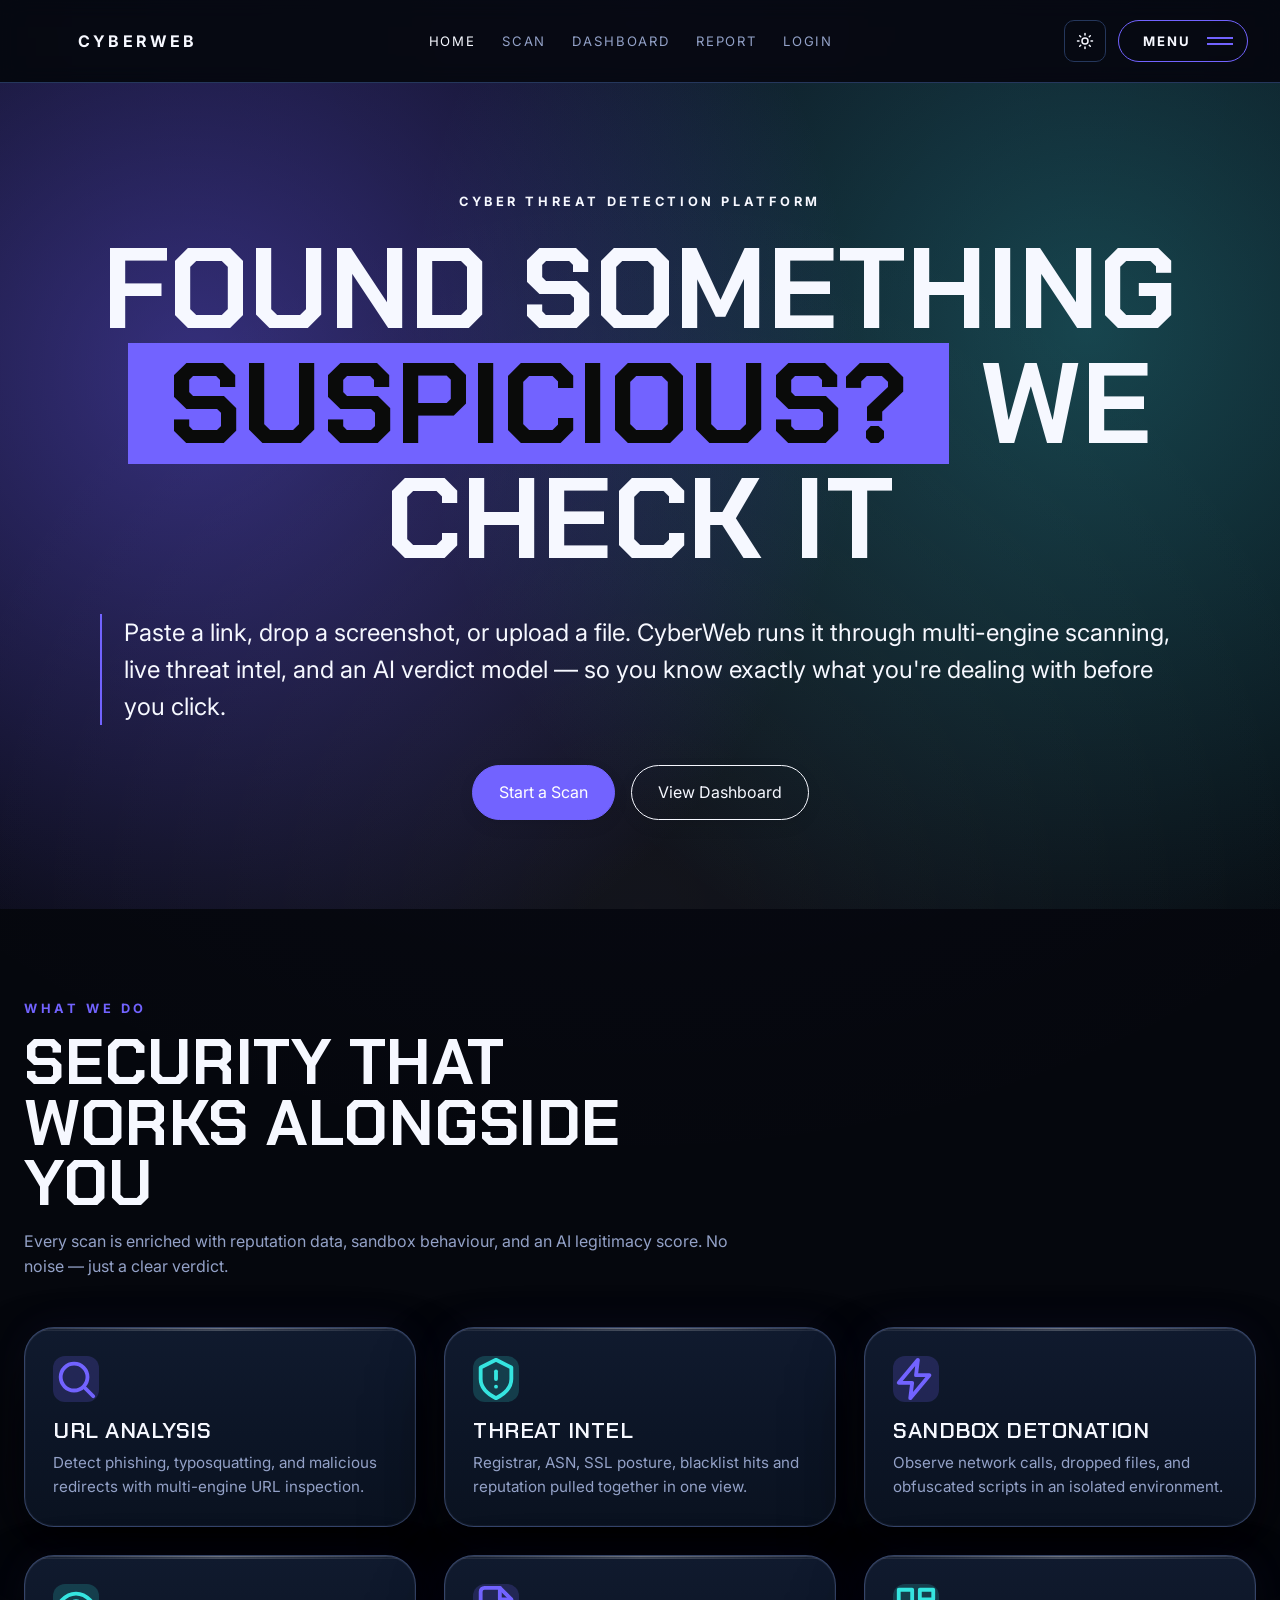
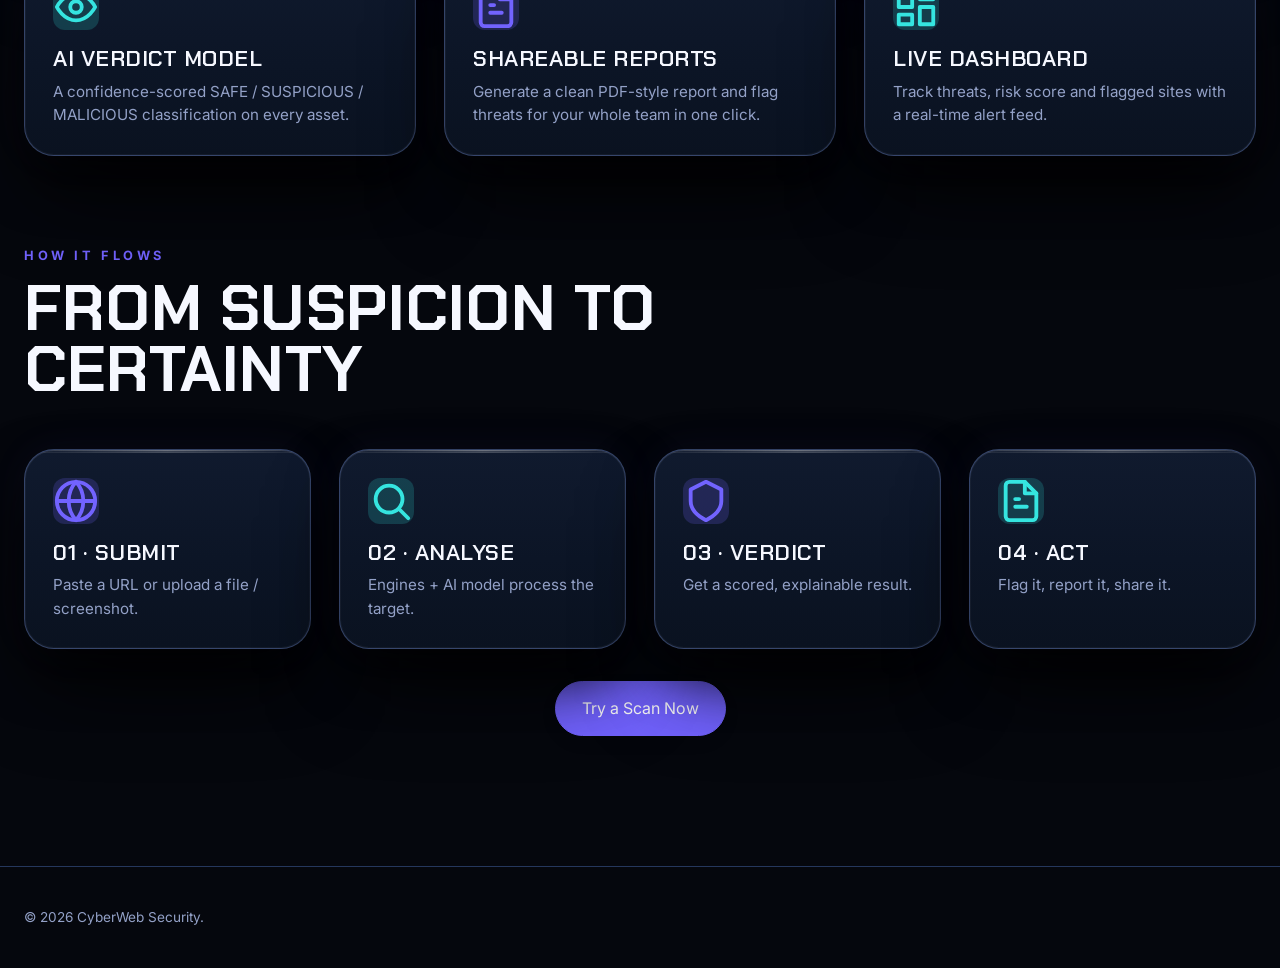
<file: index.html>
<!DOCTYPE html>
<html lang="en" class="bg-background">
<head>
  <meta charset="UTF-8" />
  <meta name="viewport" content="width=device-width, initial-scale=1.0" />
  <title>CyberWeb-Threat detection platform</title>
  <meta name="description" content="CyberWeb is the cyber security platform that scans suspicious URLs, files and screenshots, giving you AI-backed threat intelligence in seconds." />
  <meta name="theme-color" content="#0a0b0a" />
  <link rel="preconnect" href="https://fonts.googleapis.com" />
  <link rel="preconnect" href="https://fonts.gstatic.com" crossorigin />
  <link href="https://fonts.googleapis.com/css2?family=Anton&family=Space+Grotesk:wght@400;500;600;700&display=swap" rel="stylesheet" />
  <link rel="stylesheet" href="css/style.css" />
</head>
<body data-page="home">
  <header class="topbar" id="topbar"></header>
  <div class="drawer" id="drawer"></div>

  <!-- HERO -->
  <section class="hero">
    <div class="glow"></div>
    <div class="container inner">
      <p class="eyebrow">Cyber Threat Detection Platform</p>
      <h1>Found Something <br /> <span class="mark">Suspicious?</span> We Check It </h1>
      <p class="hero-sub">
        Paste a link, drop a screenshot, or upload a file. CyberWeb runs it through
        multi-engine scanning, live threat intel, and an AI verdict model — so you know
        exactly what you&apos;re dealing with before you click.
      </p>
      <div class="hero-cta">
        <a href="scan.html" class="btn btn-primary">Start a Scan</a>
        <a href="dashboard.html" class="btn">View Dashboard</a>
      </div>
    </div>
  </section>

  <!-- FEATURES -->
  <section class="section">
    <div class="container">
      <div class="section-head">
        <p class="eyebrow accent">What we do</p>
        <h2>Security that works alongside you</h2>
        <p class="muted">Every scan is enriched with reputation data, sandbox behaviour, and an AI legitimacy score. No noise — just a clear verdict.</p>
      </div>
      <div class="grid grid-3">
        <article class="card">
          <div class="icon" data-icon="scan"></div>
          <h3>URL Analysis</h3>
          <p>Detect phishing, typosquatting, and malicious redirects with multi-engine URL inspection.</p>
        </article>
        <article class="card">
          <div class="icon" data-icon="threat"></div>
          <h3>Threat Intel</h3>
          <p>Registrar, ASN, SSL posture, blacklist hits and reputation pulled together in one view.</p>
        </article>
        <article class="card">
          <div class="icon" data-icon="bolt"></div>
          <h3>Sandbox Detonation</h3>
          <p>Observe network calls, dropped files, and obfuscated scripts in an isolated environment.</p>
        </article>
        <article class="card">
          <div class="icon" data-icon="eye"></div>
          <h3>AI Verdict Model</h3>
          <p>A confidence-scored SAFE / SUSPICIOUS / MALICIOUS classification on every asset.</p>
        </article>
        <article class="card">
          <div class="icon" data-icon="report"></div>
          <h3>Shareable Reports</h3>
          <p>Generate a clean PDF-style report and flag threats for your whole team in one click.</p>
        </article>
        <article class="card">
          <div class="icon" data-icon="dashboard"></div>
          <h3>Live Dashboard</h3>
          <p>Track threats, risk score and flagged sites with a real-time alert feed.</p>
        </article>
      </div>
    </div>
  </section>

  <!-- FLOW -->
  <section class="section" style="padding-top:0">
    <div class="container">
      <div class="section-head">
        <p class="eyebrow accent">How it flows</p>
        <h2>From suspicion to certainty</h2>
      </div>
      <div class="grid grid-4">
        <div class="card"><div class="icon" data-icon="globe"></div><h3>01 · Submit</h3><p>Paste a URL or upload a file / screenshot.</p></div>
        <div class="card"><div class="icon" data-icon="scan"></div><h3>02 · Analyse</h3><p>Engines + AI model process the target.</p></div>
        <div class="card"><div class="icon" data-icon="shield"></div><h3>03 · Verdict</h3><p>Get a scored, explainable result.</p></div>
        <div class="card"><div class="icon" data-icon="report"></div><h3>04 · Act</h3><p>Flag it, report it, share it.</p></div>
      </div>
      <div class="text-center mt-8">
        <a href="scan.html" class="btn btn-primary">Try a Scan Now</a>
      </div>
    </div>
  </section>

  <footer class="footer">
    <div class="container inner">
      <span>© 2026 CyberWeb Security.</span>
      <span class="muted"></span>
    </div>
  </footer>

  <script src="js/common.js"></script>
</body>
</html>
</file>
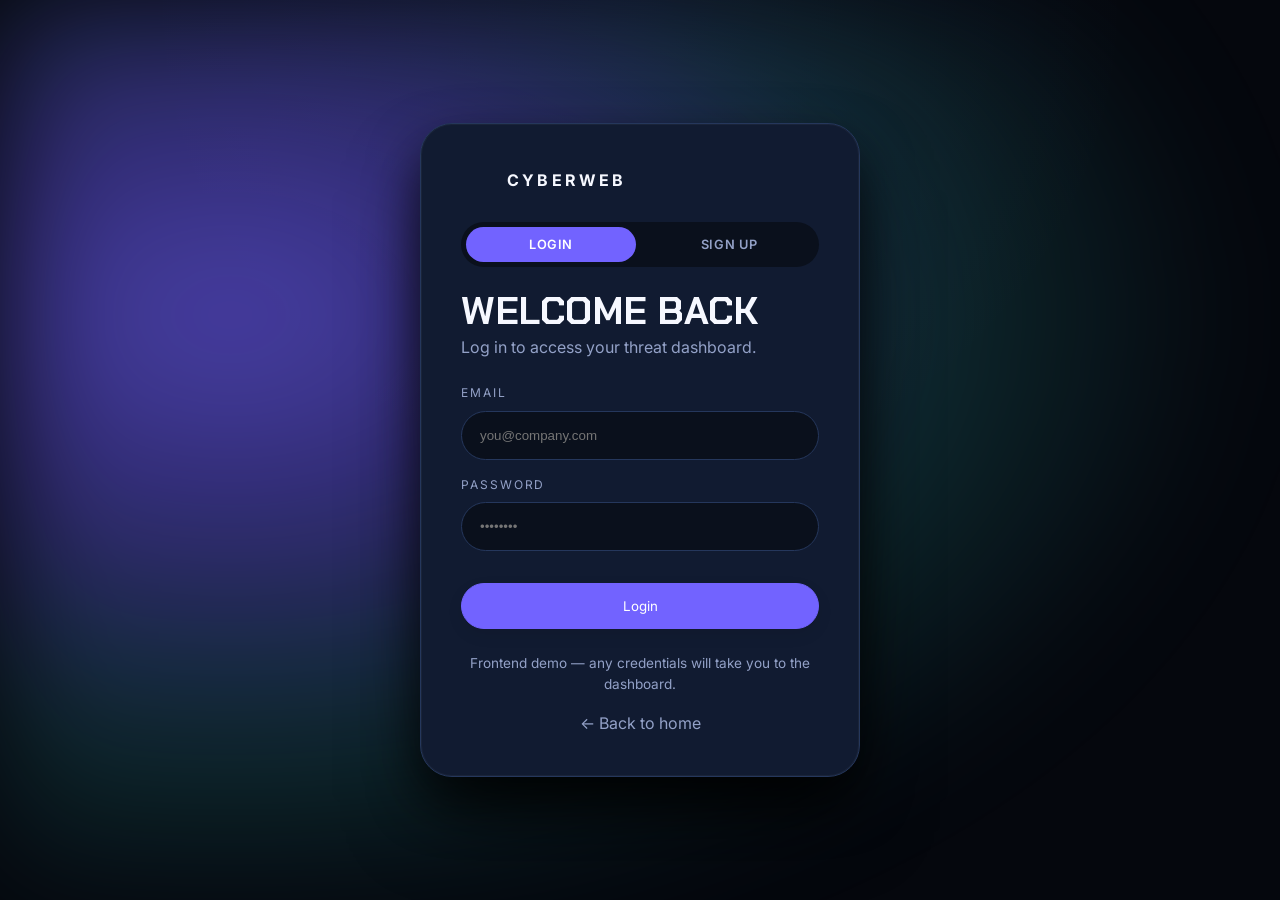
<file: auth.html>
<!DOCTYPE html>
<html lang="en" class="bg-background">
<head>
  <meta charset="UTF-8" />
  <meta name="viewport" content="width=device-width, initial-scale=1.0" />
  <title>CyberWeb — Login / Sign up</title>
  <meta name="description" content="Access your CyberWeb security dashboard." />
  <meta name="theme-color" content="#0a0b0a" />
  <link rel="preconnect" href="https://fonts.googleapis.com" />
  <link rel="preconnect" href="https://fonts.gstatic.com" crossorigin />
  <link href="https://fonts.googleapis.com/css2?family=Anton&family=Space+Grotesk:wght@400;500;600;700&display=swap" rel="stylesheet" />
  <link rel="stylesheet" href="css/style.css" />
</head>
<body data-page="auth">
  <div class="auth-wrap">
    <div class="auth-glow"></div>
    <div class="auth-card">
      <div class="flex items-center gap-3 mb-6">
        <span class="brand"><span class="logo" data-icon="logo"></span><span class="brand-name">CyberWeb</span></span>
      </div>

      <div class="auth-switch">
        <button id="tab-login" class="active" onclick="setMode('login')">Login</button>
        <button id="tab-signup" onclick="setMode('signup')">Sign up</button>
      </div>

      <h1 id="auth-title">Welcome back</h1>
      <p class="muted mb-6" id="auth-sub">Log in to access your threat dashboard.</p>

      <form id="auth-form" onsubmit="return submitAuth(event)">
        <div class="field" id="name-field" style="display:none">
          <label>Full name</label>
          <input class="input" type="text" placeholder="Ada Lovelace" />
        </div>
        <div class="field">
          <label>Email</label>
          <input class="input" type="email" placeholder="you@company.com" required />
        </div>
        <div class="field">
          <label>Password</label>
          <input class="input" type="password" placeholder="••••••••" required />
        </div>
        <button class="btn btn-primary btn-block mt-4" type="submit" id="auth-submit">Login</button>
      </form>

      <p class="muted mt-6 text-center" style="font-size:0.85rem">
        Frontend demo — any credentials will take you to the dashboard.
      </p>
      <p class="mt-4 text-center"><a href="index.html" class="muted">← Back to home</a></p>
    </div>
  </div>

  <script src="js/common.js"></script>
  <script>
    let mode = "login";
    function setMode(m) {
      mode = m;
      document.getElementById("tab-login").classList.toggle("active", m === "login");
      document.getElementById("tab-signup").classList.toggle("active", m === "signup");
      document.getElementById("name-field").style.display = m === "signup" ? "block" : "none";
      document.getElementById("auth-title").textContent = m === "signup" ? "Create account" : "Welcome back";
      document.getElementById("auth-sub").textContent =
        m === "signup" ? "Start scanning suspicious links in seconds." : "Log in to access your threat dashboard.";
      document.getElementById("auth-submit").textContent = m === "signup" ? "Create account" : "Login";
    }
    function submitAuth(e) {
      e.preventDefault();
      window.location.href = "dashboard.html";
      return false;
    }
  </script>
</body>
</html>
</file>
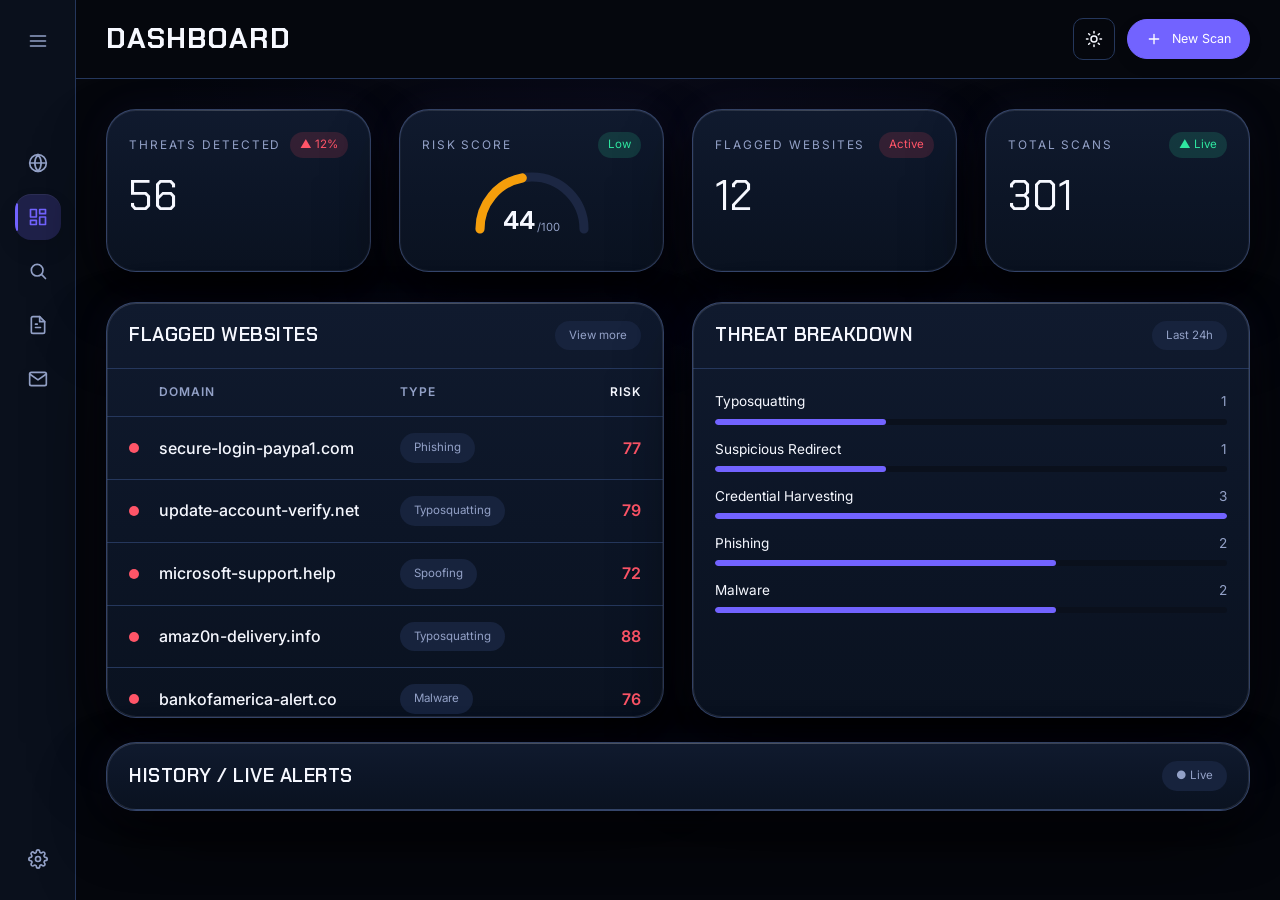
<file: dashboard.html>
<!DOCTYPE html>
<html lang="en" class="bg-background">
<head>
  <meta charset="UTF-8" />
  <meta name="viewport" content="width=device-width, initial-scale=1.0" />
  <title>CyberWeb — Dashboard</title>
  <meta name="description" content="Threats, risk score, flagged sites and live alerts." />
  <meta name="theme-color" content="#0a0b0a" />
  <link rel="preconnect" href="https://fonts.googleapis.com" />
  <link rel="preconnect" href="https://fonts.gstatic.com" crossorigin />
  <link href="https://fonts.googleapis.com/css2?family=Anton&family=Space+Grotesk:wght@400;500;600;700&display=swap" rel="stylesheet" />
  <link rel="stylesheet" href="css/style.css" />
</head>
<body data-page="dashboard">
  <div class="app">
    <aside class="ribbon" id="ribbon"></aside>
    <div class="main">
      <div class="appbar">
        <h1>Dashboard</h1>
        <div class="actions">
          <button class="icon-btn" onclick="toggleTheme()" title="Toggle theme" data-icon="theme"></button>
          <a href="scan.html" class="btn btn-primary btn-sm"><span data-icon="plus" style="width:16px;height:16px;display:inline-flex"></span> New Scan</a>
        </div>
      </div>

      <div class="page-body">
        <!-- stat row -->
        <div class="grid grid-4 mb-6">
          <div class="stat-card">
            <div class="top"><span class="k">Threats Detected</span><span class="badge badge-danger" id="threat-trend">▲ 12%</span></div>
            <div class="v" id="stat-threats">—</div>
          </div>
          <div class="stat-card risk-card">
    <div class="top">
        <span class="k">Risk Score</span>
        <span class="badge badge-warn" id="risk-level">Medium</span>
    </div>

    <div class="semi-gauge" id="riskGauge" style="--value:0">

        <svg viewBox="0 0 200 120">

            <defs>
                <linearGradient id="riskGradient" x1="0%" y1="0%" x2="100%" y2="0%">
                    <stop offset="0%" stop-color="#35d6ff"/>
                    <stop offset="55%" stop-color="#5f7cff"/>
                    <stop offset="100%" stop-color="#9b5cff"/>
                </linearGradient>
            </defs>

            <path
                class="gauge-bg"
                d="M20 100 A80 80 0 0 1 180 100"/>

            <path
                class="gauge-fill"
                d="M20 100 A80 80 0 0 1 180 100"
                pathLength="100"/>
        </svg>

        <div class="gauge-value">
            <span id="stat-risk">0</span>
            <small>/100</small>
        </div>

    </div>
</div>
          <div class="stat-card">
            <div class="top"><span class="k">Flagged Websites</span><span class="badge badge-danger">Active</span></div>
            <div class="v" id="stat-flagged">—</div>
          </div>
          <div class="stat-card">
            <div class="top"><span class="k">Total Scans</span><span class="badge badge-ok">▲ Live</span></div>
            <div class="v" id="stat-scans">—</div>
          </div>
        </div>

        <div class="grid grid-2 mb-6">
          <!-- flagged websites -->
          <div class="panel" id="flagged">
            <div class="panel-head"><h3>Flagged Websites</h3><a href="report.html" class="pill-tag">View more</a></div>
            <div id="flagged-header">
              <span></span>
              <span>Domain</span>
              <span>Type</span>
              <span class="risk-col">Risk</span>
            </div>

            <div id="flagged-list"></div>
          </div>

          <!-- risk breakdown -->
          <div class="panel" id="threat">
            <div class="panel-head"><h3>Threat Breakdown</h3><span class="pill-tag">Last 24h</span></div>
            <div style="padding:22px" id="breakdown"></div>
          </div>
        </div>

        <!-- live alerts -->
        <div class="panel" id="logs">
          <div class="panel-head"><h3>History / Live Alerts</h3><span class="pill-tag" id="live-tag">● Live</span></div>
          <div id="alert-list"></div>
        </div>
      </div>
    </div>
  </div>

  <script src="js/common.js"></script>
  <script src="js/mock.js"></script>
  <script>

const data = generateDashboard();

document.getElementById("stat-threats").textContent = data.threats;
document.getElementById("stat-flagged").textContent = data.flagged;
document.getElementById("stat-scans").textContent = data.scans;

const risk = data.riskScore;

// Number inside the gauge
document.getElementById("stat-risk").textContent = risk;

// Fill the gauge
const gauge = document.getElementById("riskGauge");
gauge.style.setProperty("--value", risk);

document.querySelector(".gauge-fill").style.strokeDashoffset = 100 - risk;
const fill = document.querySelector(".gauge-fill");

if (risk >= 70) {
    fill.style.stroke = "#C62828";      // Strong Red
}
else if (risk >= 40) {
    fill.style.stroke = "#F59E0B";      // Amber
}
else {
    fill.style.stroke = "#10B981";      // Emerald
}
// Badge
const badge = document.getElementById("risk-level");

if (risk >= 80) {
    badge.textContent = "High";
    badge.className = "badge badge-danger";
}
else if (risk >= 50) {
    badge.textContent = "Medium";
    badge.className = "badge badge-warn";
}
else {
    badge.textContent = "Low";
    badge.className = "badge badge-ok";
}

    // flagged list
    document.getElementById("flagged-list").innerHTML = data.flaggedList
      .map(
        (f) => `
      <div class="flagged-row">
        <span class="dot dot-danger"></span>
        <span class="domain-col">${f.host}</span>
        <span class="type-col">
          <span class="pill-tag">${f.type}</span>
        </span>
        <span class="risk-col">${f.risk}</span>
      </div>`
      )
      .join("");

    // breakdown bars
    const types = {};
    data.alerts.forEach((a) => { if (a.type !== "Clean scan") types[a.type] = (types[a.type] || 0) + 1; });
    const maxc = Math.max(1, ...Object.values(types));
    document.getElementById("breakdown").innerHTML =
      Object.entries(types)
        .map(
          ([t, c]) => `
      <div style="margin-bottom:14px">
        <div class="flex justify-between" style="font-size:0.85rem;margin-bottom:6px"><span>${t}</span><span class="muted">${c}</span></div>
        <div class="progress-track"><div class="progress-fill" style="width:${(c / maxc) * 100}%"></div></div>
      </div>`
        )
        .join("") || '<p class="muted">No threats in window.</p>';

    // live alert feed
      function renderAlerts() {
      document.getElementById("alert-list").innerHTML = data.alerts
      .map(
      (a) => `
      <div class="flagged-row">
        <span class="dot dot-${a.sev}"></span>
        <span class="domain-col">${a.host}</span>
        <span class="type-col">
          <span class="pill-tag">${a.type}</span>
        </span>
        <span class="time-col">${a.time}</span>
      </div>`
      )
      .join("");
      }

    // simulate a new alert arriving
    setInterval(() => {
      const d = generateDashboard();
      const fresh = d.alerts[0];
      fresh.time = "just now";
      data.alerts.unshift(fresh);
      data.alerts.pop();
      renderAlerts();
    }, 4000);
  </script>
</body>
</html>
</file>
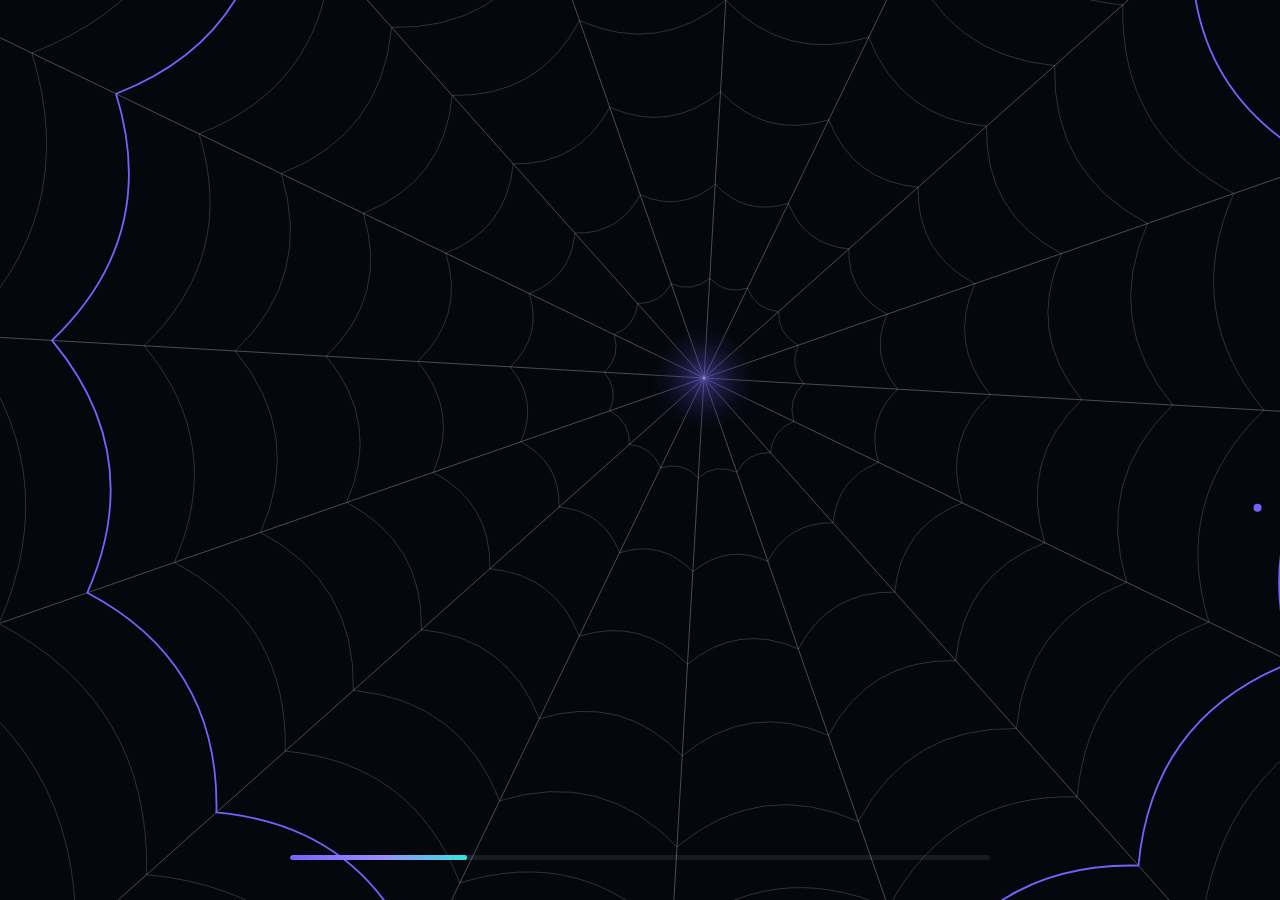
<file: loading.html>
<!DOCTYPE html>
<html lang="en" class="bg-background">
<head>
  <meta charset="UTF-8" />
  <meta name="viewport" content="width=device-width, initial-scale=1.0" />
  <title>SpiderWeb — Analysing…</title>
  <meta name="description" content="Analysing your submission." />
  <meta name="theme-color" content="#0a0b0a" />
  <link rel="preconnect" href="https://fonts.googleapis.com" />
  <link rel="preconnect" href="https://fonts.gstatic.com" crossorigin />
  <link href="https://fonts.googleapis.com/css2?family=Anton&family=Space+Grotesk:wght@400;500;600;700&display=swap" rel="stylesheet" />
  <link rel="stylesheet" href="css/style.css" />
</head>
<body data-page="loading">
 <div class="loading-wrap">
    <canvas id="web-canvas"></canvas>

    <div class="loading-progress-track">
    <div class="loading-progress-fill" id="progress"></div>
</div>

  <script src="js/common.js"></script>
  <script src="js/mock.js"></script>
  <script src="js/spiderweb.js"></script>
  <script>
    initSpiderWeb(document.getElementById("web-canvas"));

    const progress = document.getElementById("progress");
let pct = 0;

const timer = setInterval(() => {

    pct += Math.random() * 12 + 6;

    if (pct > 100)
        pct = 100;

    progress.style.width = pct + "%";

    if (pct >= 100) {
        clearInterval(timer);

        setTimeout(() => {
            window.location.href = "report.html";
        }, 500);
    }

}, 550);

  </script>
</body>
</html>
</file>
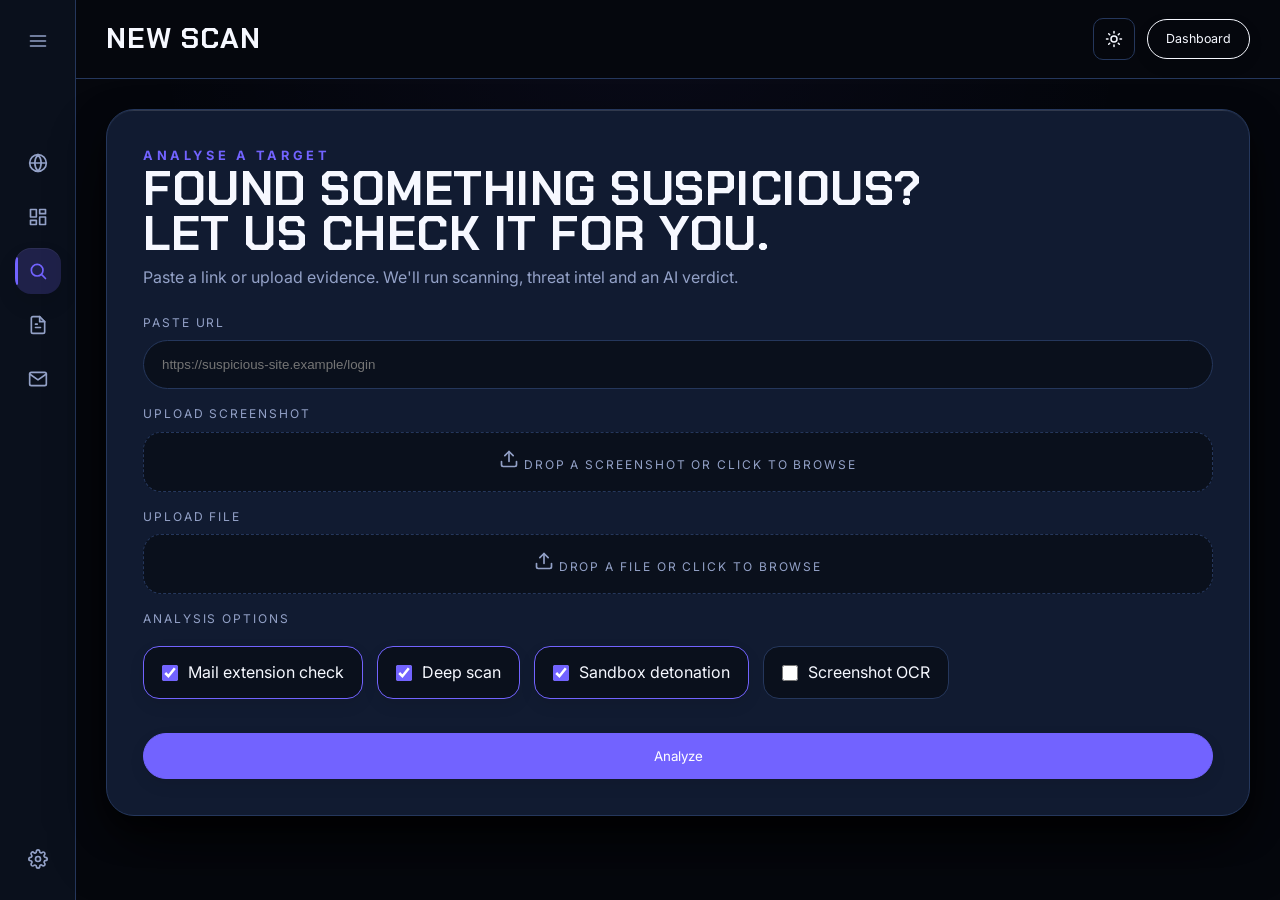
<file: scan.html>
<!DOCTYPE html>
<html lang="en" class="bg-background">
<head>
  <meta charset="UTF-8" />
  <meta name="viewport" content="width=device-width, initial-scale=1.0" />
  <title>CyberWeb — New Scan</title>
  <meta name="description" content="Submit a URL, screenshot or file for threat analysis." />
  <meta name="theme-color" content="#0a0b0a" />
  <link rel="preconnect" href="https://fonts.googleapis.com" />
  <link rel="preconnect" href="https://fonts.gstatic.com" crossorigin />
  <link href="https://fonts.googleapis.com/css2?family=Anton&family=Space+Grotesk:wght@400;500;600;700&display=swap" rel="stylesheet" />
  <link rel="stylesheet" href="css/style.css" />
</head>
<body data-page="scan">
  <div class="app">
    <aside class="ribbon" id="ribbon"></aside>
    <div class="main">
      <div class="appbar">
        <h1>New Scan</h1>
        <div class="actions">
          <button class="icon-btn" onclick="toggleTheme()" title="Toggle theme" data-icon="theme"></button>
          <a href="dashboard.html" class="btn btn-sm">Dashboard</a>
        </div>
      </div>

      <div class="page-body">
        <div class="scanbox">
          <p class="eyebrow accent">Analyse a target</p>
          <h2>Found something suspicious? <br /> Let us check it for you.</h2>
          <p class="muted mb-6">Paste a link or upload evidence. We&apos;ll run scanning, threat intel and an AI verdict.</p>

          <form onsubmit="return startScan(event)">
            <div class="field">
              <label>Paste URL</label>
              <input class="input" id="url-input" type="text" placeholder="https://suspicious-site.example/login" />
            </div>

            <div class="field">
              <label>Upload screenshot</label>
              <label class="file-drop">
                <span data-icon="upload"></span>
                <span id="ss-name">Drop a screenshot or click to browse</span>
                <input type="file" accept="image/*" style="display:none" onchange="document.getElementById('ss-name').textContent = this.files[0]?.name || 'Drop a screenshot or click to browse'" />
              </label>
            </div>

            <div class="field">
              <label>Upload file</label>
              <label class="file-drop">
                <span data-icon="upload"></span>
                <span id="file-name">Drop a file or click to browse</span>
                <input type="file" style="display:none" onchange="document.getElementById('file-name').textContent = this.files[0]?.name || 'Drop a file or click to browse'" />
              </label>
            </div>

            <label class="field" style="display:block">
              <span style="display:block;font-size:0.75rem;letter-spacing:0.16em;text-transform:uppercase;color:var(--muted);margin-bottom:8px">Analysis options</span>
            </label>
            <div class="check-row" id="checks">
              <label class="check active"><input type="checkbox" checked /> Mail extension check</label>
              <label class="check active"><input type="checkbox" checked /> Deep scan</label>
              <label class="check active"><input type="checkbox" checked /> Sandbox detonation</label>
              <label class="check"><input type="checkbox" /> Screenshot OCR</label>
            </div>

            <button class="btn btn-primary btn-block mt-4" type="submit">Analyze</button>
          </form>
        </div>
      </div>
    </div>
  </div>

  <script src="js/common.js"></script>
  <script src="js/mock.js"></script>
  <script>
    // toggle check active state
    document.getElementById("checks").addEventListener("change", (e) => {
      const label = e.target.closest(".check");
      if (label) label.classList.toggle("active", e.target.checked);
    });

    function startScan(e) {
      e.preventDefault();
      let url = document.getElementById("url-input").value.trim();
      if (!url) url = "secure-login-paypa1.com/verify"; // demo fallback
      const report = generateReport(url);
      saveLastReport(report);
      window.location.href = "loading.html";
      return false;
    }
  </script>
</body>
</html>
</file>
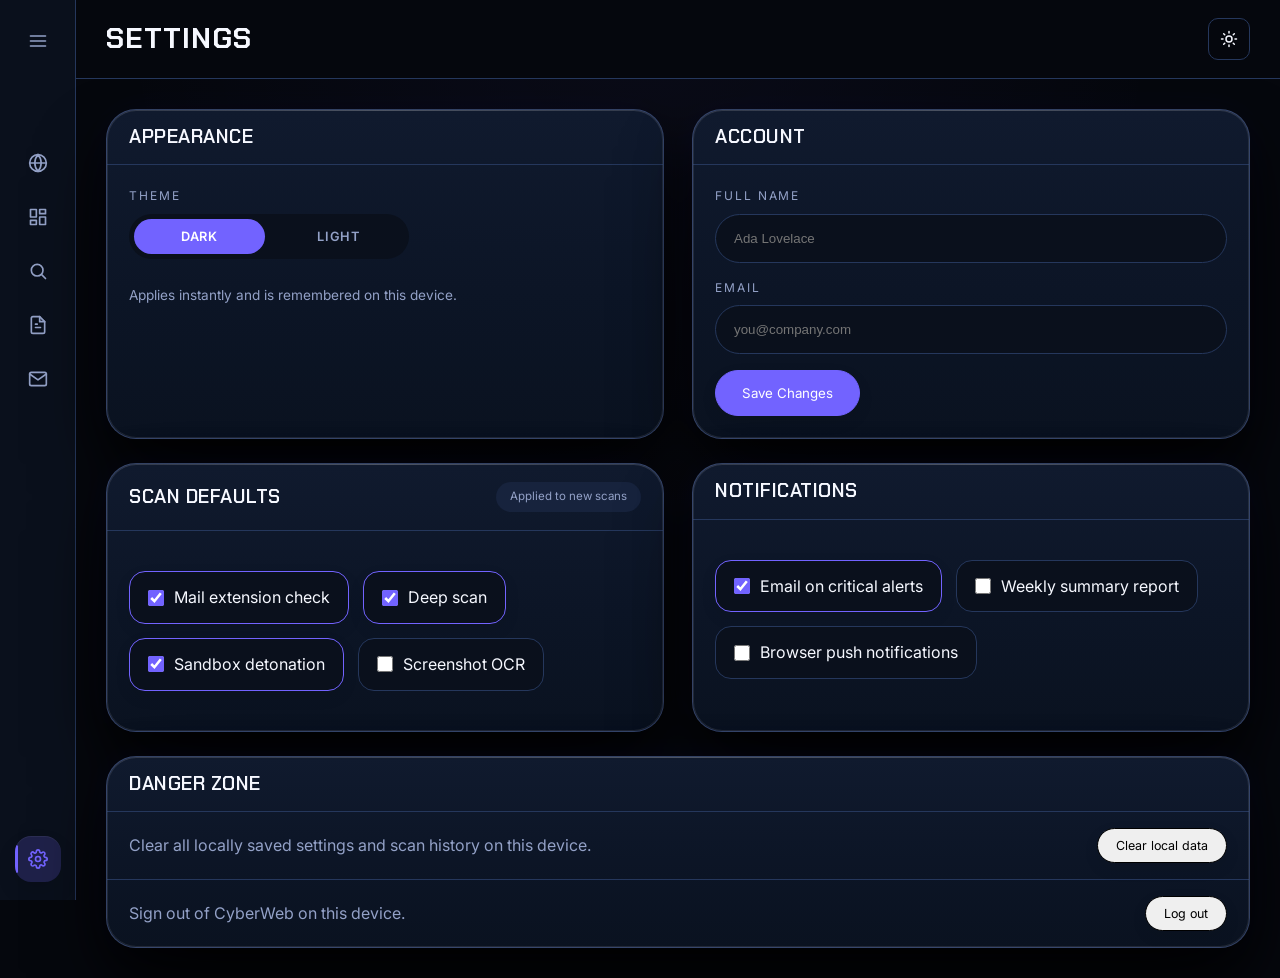
<file: settings.html>
<!DOCTYPE html>
<html lang="en" class="bg-background">
<head>
  <meta charset="UTF-8" />
  <meta name="viewport" content="width=device-width, initial-scale=1.0" />
  <title>CyberWeb — Settings</title>
  <meta name="description" content="Manage your CyberWeb appearance, scan defaults, notifications and account." />
  <meta name="theme-color" content="#0a0b0a" />
  <link rel="preconnect" href="https://fonts.googleapis.com" />
  <link rel="preconnect" href="https://fonts.gstatic.com" crossorigin />
  <link href="https://fonts.googleapis.com/css2?family=Anton&family=Space+Grotesk:wght@400;500;600;700&display=swap" rel="stylesheet" />
  <link rel="stylesheet" href="css/style.css" />
</head>
<body data-page="settings">
  <div class="app">
    <aside class="ribbon" id="ribbon"></aside>
    <div class="main">
      <div class="appbar">
        <h1>Settings</h1>
        <div class="actions">
          <button class="icon-btn" onclick="toggleTheme(); syncThemeSwitch();" title="Toggle theme" data-icon="theme"></button>
        </div>
      </div>

      <div class="page-body">

        <div class="grid grid-2 mb-6">
          <!-- Appearance -->
          <div class="panel">
            <div class="panel-head"><h3>Appearance</h3></div>
            <div style="padding:22px">
              <div class="field">
                <label>Theme</label>
                <div class="auth-switch" id="theme-switch" style="max-width:280px">
                  <button id="theme-dark" onclick="setTheme('dark')">Dark</button>
                  <button id="theme-light" onclick="setTheme('light')">Light</button>
                </div>
              </div>
              <p class="muted" style="font-size:0.85rem">Applies instantly and is remembered on this device.</p>
            </div>
          </div>

          <!-- Account -->
          <div class="panel">
            <div class="panel-head"><h3>Account</h3></div>
            <div style="padding:22px">
              <div class="field">
                <label>Full name</label>
                <input class="input" id="acc-name" type="text" placeholder="Ada Lovelace" />
              </div>
              <div class="field">
                <label>Email</label>
                <input class="input" id="acc-email" type="email" placeholder="you@company.com" />
              </div>
              <button class="btn btn-primary" id="acc-save" onclick="saveAccount()">Save Changes</button>
            </div>
          </div>
        </div>

        <div class="grid grid-2 mb-6">
          <!-- Scan defaults -->
          <div class="panel">
            <div class="panel-head"><h3>Scan Defaults</h3><span class="pill-tag">Applied to new scans</span></div>
            <div style="padding:22px">
              <div class="check-row" id="scan-defaults">
                <label class="check active"><input type="checkbox" data-key="mail" checked /> Mail extension check</label>
                <label class="check active"><input type="checkbox" data-key="deep" checked /> Deep scan</label>
                <label class="check active"><input type="checkbox" data-key="sandbox" checked /> Sandbox detonation</label>
                <label class="check"><input type="checkbox" data-key="ocr" /> Screenshot OCR</label>
              </div>
            </div>
          </div>

          <!-- Notifications -->
          <div class="panel">
            <div class="panel-head"><h3>Notifications</h3></div>
            <div style="padding:22px">
              <div class="check-row" id="notif-defaults">
                <label class="check active"><input type="checkbox" data-key="critical" checked /> Email on critical alerts</label>
                <label class="check"><input type="checkbox" data-key="weekly" /> Weekly summary report</label>
                <label class="check"><input type="checkbox" data-key="push" /> Browser push notifications</label>
              </div>
            </div>
          </div>
        </div>

        <!-- Danger zone -->
        <div class="panel">
          <div class="panel-head"><h3>Danger Zone</h3></div>
          <div class="alert-row">
            <span class="muted">Clear all locally saved settings and scan history on this device.</span>
            <button class="btn btn-sm" onclick="clearLocalData()">Clear local data</button>
          </div>
          <div class="alert-row">
            <span class="muted">Sign out of CyberWeb on this device.</span>
            <button class="btn btn-sm" onclick="window.location.href='auth.html'">Log out</button>
          </div>
        </div>

      </div>
    </div>
  </div>

  <script src="js/common.js"></script>
  <script>
    const LS = {
      account: "sw-account",
      scanDefaults: "sw-scan-defaults",
      notifDefaults: "sw-notif-defaults",
    };

    /* ---- Theme switch buttons (kept in sync with the shared toggleTheme()) ---- */
    function syncThemeSwitch() {
      const isLight = document.documentElement.getAttribute("data-theme") === "light";
      document.getElementById("theme-dark").classList.toggle("active", !isLight);
      document.getElementById("theme-light").classList.toggle("active", isLight);
    }
    function setTheme(mode) {
      if (mode === "light") document.documentElement.setAttribute("data-theme", "light");
      else document.documentElement.removeAttribute("data-theme");
      localStorage.setItem("sw-theme", mode);
      syncThemeSwitch();
    }

    /* ---- Account ---- */
    function loadAccount() {
      const saved = JSON.parse(localStorage.getItem(LS.account) || "{}");
      document.getElementById("acc-name").value = saved.name || "";
      document.getElementById("acc-email").value = saved.email || "";
    }
    function saveAccount() {
      const name = document.getElementById("acc-name").value.trim();
      const email = document.getElementById("acc-email").value.trim();
      localStorage.setItem(LS.account, JSON.stringify({ name, email }));
      const btn = document.getElementById("acc-save");
      const original = btn.textContent;
      btn.textContent = "✓ Saved";
      setTimeout(() => (btn.textContent = original), 1500);
    }

    /* ---- Generic checkbox-row persistence (scan defaults + notifications) ---- */
    function wireCheckRow(rowId, storageKey) {
      const row = document.getElementById(rowId);
      const saved = JSON.parse(localStorage.getItem(storageKey) || "{}");

      row.querySelectorAll("input[type=checkbox]").forEach((cb) => {
        const key = cb.dataset.key;
        if (key in saved) cb.checked = saved[key];
        cb.closest(".check").classList.toggle("active", cb.checked);
      });

      row.addEventListener("change", (e) => {
        const cb = e.target;
        const label = cb.closest(".check");
        if (label) label.classList.toggle("active", cb.checked);

        const state = {};
        row.querySelectorAll("input[type=checkbox]").forEach((c) => (state[c.dataset.key] = c.checked));
        localStorage.setItem(storageKey, JSON.stringify(state));
      });
    }

    /* ---- Danger zone ---- */
    function clearLocalData() {
      Object.values(LS).forEach((k) => localStorage.removeItem(k));
      localStorage.removeItem("sw-last-report");
      loadAccount();
      wireCheckRow("scan-defaults", LS.scanDefaults);
      wireCheckRow("notif-defaults", LS.notifDefaults);
    }

    document.addEventListener("DOMContentLoaded", () => {
      syncThemeSwitch();
      loadAccount();
      wireCheckRow("scan-defaults", LS.scanDefaults);
      wireCheckRow("notif-defaults", LS.notifDefaults);
    });
  </script>
</body>
</html>
</file>
<file: css/style.css>
/* ============================================================
   CyberWeb Cyber — Blackbird-inspired theme
   Dark navy + violet/cyan accent duo. Pure HTML/CSS/JS.
   ============================================================ */

@import url('https://fonts.googleapis.com/css2?family=Chakra+Petch:wght@500;600;700&family=IBM+Plex+Mono:wght@400;500;600&family=Inter:wght@400;500;600;700&display=swap');

:root {
  --bg: #05070d;
  --bg-2: #0a101c;

  --panel: #111b31;
  --panel-2: #17233d;

  --border: #25375c;
  --border-2: #33497a;

  --text: #f6f8ff;
  --muted: #93a1c7;

  --accent: #7263ff;
  --accent-hover: #8a7bff;
  --accent-soft: rgba(114, 99, 255, .20);

  --accent-2: #35e5e0;
  --accent-2-hover: #54ece7;
  --accent-2-soft: rgba(53, 229, 224, .18);

  --danger: #ff5568;
  --warn: #ffb92e;
  --ok: #2fe6a0;
  --radius: 30px;
  --maxw: 1280px;
  --font-display: "Chakra Petch", sans-serif;
  --font-body: "Inter", sans-serif;
  --font-mono: "IBM Plex Mono", monospace;

  /* elevation shadows — deep ambient + a hint of accent glow, so panels
       and cards read as lifted off the background instead of flat fills */
  --shadow-sm: 0 3px 10px rgba(0, 0, 0, .55), 0 1px 0 rgba(255, 255, 255, .04) inset;
  --shadow-md: 0 14px 32px rgba(0, 0, 0, .6), 0 32px 64px -12px rgba(0, 0, 0, .75), 0 1px 0 rgba(255, 255, 255, .06) inset;
  --shadow-lg: 0 24px 50px rgba(0, 0, 0, .65), 0 46px 90px -20px rgba(0, 0, 0, .8), 0 0 0 1px rgba(255, 255, 255, .04) inset;
  --shadow-hover: 0 32px 64px rgba(0, 0, 0, .7), 0 0 0 1px rgba(114, 99, 255, .4) inset, 0 0 44px rgba(114, 99, 255, .3);
}

html:not([data-theme="light"]) body {
  background:
    radial-gradient(circle at top, rgba(109, 94, 252, .05), transparent 45%),
    var(--bg);
}

/* Light theme overrides */
html[data-theme="light"] {
  --bg: #f6f8fc;
  --bg-2: #edf3fa;
  --panel: #ffffff;
  --panel-2: #f3f7fc;

  --border: #d8e2ef;
  --border-2: #c9d8e8;

  --text: #1f2937;
  --muted: #64748b;

  --accent: #5b4bdb;
  --accent-hover: #6d5efc;
  --accent-soft: rgba(91, 75, 219, 0.12);

  --accent-2: #0eb8be;
  --accent-2-hover: #14c9cf;
  --accent-2-soft: rgba(14, 184, 190, 0.12);

  --danger: #ef4444;
  --warn: #f59e0b;
  --ok: #16a34a;

  --shadow-sm: 0 1px 3px rgba(30, 41, 59, .06), 0 1px 0 rgba(255, 255, 255, .6) inset;
  --shadow-md: 0 8px 20px rgba(30, 41, 59, .08), 0 20px 40px -16px rgba(30, 41, 59, .12), 0 1px 0 rgba(255, 255, 255, .7) inset;
  --shadow-lg: 0 14px 32px rgba(30, 41, 59, .10), 0 30px 60px -20px rgba(30, 41, 59, .14), 0 1px 0 rgba(255, 255, 255, .8) inset;
  --shadow-hover: 0 18px 40px rgba(30, 41, 59, .14), 0 0 0 1px rgba(91, 75, 219, .25) inset, 0 0 24px rgba(91, 75, 219, .12);
}

* {
  box-sizing: border-box;
  margin: 0;
  padding: 0;
}

html {
  background: var(--bg);
  scroll-behavior: smooth;
}

body {
  font-family: var(--font-body);
  background: var(--bg);
  color: var(--text);
  line-height: 1.55;
  min-height: 100vh;
  -webkit-font-smoothing: antialiased;
  overflow-x: hidden;
}

a {
  color: inherit;
  text-decoration: none;
}

button {
  font-family: inherit;
  cursor: pointer;
}

img {
  max-width: 100%;
  display: block;
}

.container {
  width: 100%;
  max-width: var(--maxw);
  margin: 0 auto;
  padding: 0 24px;
}

/* ---------- Typography ---------- */
h1,
h2,
.display {
  font-family: var(--font-display);
  font-weight: 700;
  letter-spacing: 0.5px;
  line-height: 0.95;
  text-transform: uppercase;
}

h3,
.panel-head h3,
.card h3 {

  font-family: var(--font-display);
  font-weight: 600;
  letter-spacing: 0.5px;
  line-height: 0.95;
  text-transform: uppercase;
}

body {
  font-family: var(--font-body);
  background: radial-gradient(circle at top left, rgba(109, 94, 252, .07), transparent 35%),
    radial-gradient(circle at bottom right, rgba(63, 224, 230, .05), transparent 45%), var(--bg);
}

.eyebrow {
  font-weight: 700;
  font-size: 0.8rem;
  letter-spacing: 0.28em;
  text-transform: uppercase;
  color: var(--text);
}

.eyebrow.accent {
  color: var(--accent);
}

.muted {
  color: var(--muted);
}

.accent-text {
  color: var(--accent);
}

.mark {
  background: var(--accent);
  color: #0a0b0a;
  padding: 0.05em 0.35em;
  display: inline-block;
}

/* ---------- Buttons ---------- */
.btn {
  display: inline-flex;
  align-items: center;
  justify-content: center;
  gap: 10px;
  border: 1px solid currentColor;
  border-radius: 999px;
  padding: 14px 26px;
  transition: transform .2s, box-shadow .2s, border-color .2s, color .2s;
  box-shadow: 0 6px 16px rgba(0, 0, 0, .08);
}

.btn:hover {
  border-color: var(--accent);
  color: var(--accent);
  transform: translateY(-2px);
}

.btn-primary {
  background: var(--accent);
  color: #ffffff;
  border-color: var(--accent);
}

.btn-primary:hover {
  background: transparent;
  color: var(--accent);
  box-shadow: 0 0 24px var(--accent-soft);
}


.btn-block {
  width: 100%;
}

.btn-sm {
  padding: 9px 18px;
  font-size: 0.78rem;
}

/* menu pill button */
.menu-pill {
  border: 1px solid var(--accent);
  border-radius: 999px;
  padding: 12px 14px 12px 24px;
  display: inline-flex;
  align-items: center;
  gap: 16px;
  font-family: var(--font-body);
  font-weight: 700;
  letter-spacing: 0.15em;
  text-transform: uppercase;
  color: var(--text);
  background: transparent;
  font-size: 0.82rem;
}

.menu-pill .bars {
  display: grid;
  gap: 4px;
}

.menu-pill .bars span {
  width: 26px;
  height: 2px;
  background: var(--accent);
  display: block;
}

/* ---------- Top nav (public pages) ---------- */
.topbar {
  position: sticky;
  top: 0;
  z-index: 50;
  display: flex;
  align-items: center;
  justify-content: space-between;
  padding: 20px 32px;
  background: rgba(6, 9, 17, 0.6);
  backdrop-filter: blur(10px);
  border-bottom: 1px solid var(--border);
}

html[data-theme="light"] .topbar {
  background: rgba(244, 246, 241, 0.7);
}

.brand {
  display: flex;
  align-items: center;
  gap: 12px;
  font-weight: 700;
  letter-spacing: 0.12em;
}

.brand .logo {
  width: 34px;
  height: 34px;
  display: grid;
  place-items: center;
  color: var(--accent);
}

.brand .logo svg {
  width: 30px;
  height: 30px;
}

.brand-name {
  font-size: 1rem;
  letter-spacing: 0.2em;
  text-transform: uppercase;
}

.top-center {
  display: flex;
  align-items: center;
  gap: 10px;
}

.top-center .diamond {
  color: var(--accent);
}

.top-links {
  display: flex;
  align-items: center;
  gap: 26px;
}

.top-links a {
  font-size: 0.82rem;
  letter-spacing: 0.14em;
  text-transform: uppercase;
  color: var(--muted);
  transition: color 0.15s;
}

.top-links a:hover,
.top-links a.active {
  color: var(--text);
}

.top-right-actions {
  display: flex;
  align-items: center;
  gap: 12px;
}

/* ---------- Hero ---------- */
.hero {
  position: relative;
  min-height: calc(100vh - 74px);
  display: flex;
  flex-direction: column;
  justify-content: center;
  padding: 80px 0 60px;
  overflow: hidden;
}

.hero .glow {
  position: absolute;
  inset: 0;
  pointer-events: none;

  background:
    radial-gradient(circle at 15% 35%,
      rgba(109, 94, 252, .45),
      transparent 55%),

    radial-gradient(circle at 85% 30%,
      rgba(63, 224, 230, .28),
      transparent 55%),

    radial-gradient(circle at 50% 100%,
      rgba(255, 255, 255, .05),
      transparent 70%);
}

html[data-theme="light"] .hero .glow {
  opacity: 0.5;
}

.hero .inner {
  position: relative;
  z-index: 1;
  text-align: center;
}

.hero h1 {
  font-size: clamp(3rem, 9vw, 7.5rem);
  margin: 22px 0;
}

.hero-sub {
  max-width: 1080px;
  margin: 40px auto 0;
  text-align: left;
  font-size: clamp(1.05rem, 2.4vw, 1.5rem);
  color: var(--text);
  border-left: 2px solid var(--accent);
  padding-left: 22px;
}

.hero-line {
  width: 2px;
  height: 90px;
  background: var(--accent);
  margin: 34px auto 0;
}

.hero-cta {
  display: flex;
  gap: 16px;
  justify-content: center;
  margin-top: 40px;
  flex-wrap: wrap;
}

/* ---------- Sections ---------- */
.section {
  padding: 90px 0;
}

.section-head {
  max-width: 720px;
  margin-bottom: 48px;
}

.section-head h2 {
  font-size: clamp(2.2rem, 5vw, 4rem);
  margin: 14px 0;
}

.grid {
  display: grid;
  gap: 28px;
}

.grid-3 {
  grid-template-columns: repeat(3, 1fr);
}

.grid-2 {
  grid-template-columns: repeat(2, 1fr);
}

.grid-4 {
  grid-template-columns: repeat(4, 1fr);
}

.card::before {
  content: "";
  position: absolute;
  top: 0;
  left: 18px;
  right: 18px;
  height: 1px;
  background: linear-gradient(90deg, transparent, rgba(255, 255, 255, .18), transparent);
}

.card {
  background: var(--panel);
  border: 1px solid var(--border);
  border-radius: 30px;
  padding: 28px;
  box-shadow: var(--shadow-md);
  transition: border-color 0.2s, transform 0.2s, box-shadow .2s;
}

.card:hover {
  border-color: var(--accent);
  transform: translateY(-6px);
  box-shadow: var(--shadow-hover);
}

.card .icon {
  width: 46px;
  height: 46px;
  border-radius: 12px;
  display: grid;
  place-items: center;
  background: var(--accent-soft);
  color: var(--accent);
  margin-bottom: 18px;
}

/* alternate accent hue on every other card icon for rhythm, like the multi-hue
   donut/gauge accents in the SentriX + CyberShield references */
.grid-3 .card:nth-child(even) .icon,
.grid-4 .card:nth-child(even) .icon {
  background: var(--accent-2-soft);
  color: var(--accent-2);
}

.card h3 {
  font-size: 1.4rem;
  margin-bottom: 10px;
  letter-spacing: 0.5px;
}

.card p {
  color: var(--muted);
  font-size: 0.95rem;
}

/* ---------- Scan box (public) ---------- */

.scanbox {
  position: relative;

  background: var(--panel);
  border: 1px solid var(--border);

  border-radius: 28px;

  padding: 36px;

  overflow: hidden;

  transition:
    transform .25s ease,
    box-shadow .25s ease,
    border-color .25s ease;

  box-shadow: var(--shadow-md);
}

.scanbox::before {
  content: "";

  position: absolute;

  left: 0;
  right: 0;
  top: 0;

  height: 1px;

  background: rgba(255, 255, 255, .08);

  pointer-events: none;
}

.scanbox:hover {

  transform: translateY(-5px);

  box-shadow: var(--shadow-hover);

}

.scanbox h2 {
  font-size: clamp(1.8rem, 4vw, 3rem);
  margin-bottom: 8px;
}

.field {
  margin-bottom: 16px;
}

.field label {
  display: block;
  font-size: 0.75rem;
  letter-spacing: 0.16em;
  text-transform: uppercase;
  color: var(--muted);
  margin-bottom: 8px;
}

.input,
.file-drop,
textarea,
select {

  width: 100%;

  background: var(--bg-2);

  border: 1px solid var(--border);

  border-radius: 18px;

  padding: 16px 18px;

  color: var(--text);

  transition:
    border-color .2s,
    box-shadow .2s,
    transform .2s;

}

.input {
  border-radius: 30px;
}

.input:focus,
textarea:focus,
select:focus,
.file-drop:hover {
  outline: none;
  border-color: var(--accent);
  box-shadow: 0 0 0 3px var(--accent-soft);
  transform: translateY(-1px);
}

.file-drop {
  display: flex;
  align-items: center;
  justify-content: center;
  gap: 10px;
  color: var(--muted);
  border-style: dashed;
  cursor: pointer;
  text-align: center;
}

.file-drop:hover {
  border-color: var(--accent);
  color: var(--text);
}

.file-drop svg {
  width: 20px;
  height: 20px;
  flex-shrink: 0;
}

.check-row {
  display: flex;
  flex-wrap: wrap;
  gap: 14px;
  margin: 18px 0;
}

.check {
  display: flex;
  align-items: center;
  gap: 10px;
  background: var(--bg-2);
  border: 1px solid var(--border);
  border-radius: 16px;
  padding: 13px 18px;
  transition: transform .2s, box-shadow .2s, border-color .2s;
}

.check input {
  accent-color: var(--accent);
  width: 16px;
  height: 16px;
}

.check.active {
  border-color: var(--accent);
  box-shadow: 0 6px 16px rgba(0, 0, 0, .08);
}

.check:hover {
  transform: translateY(-2px);
}

/* ---------- App shell (dashboard/scan/report) ---------- */
.app {
  display: flex;
  min-height: 100vh;
}

.ribbon {
  width: 76px;
  flex-shrink: 0;
  background: var(--bg-2);
  border-right: 1px solid var(--border);
  display: flex;
  flex-direction: column;
  align-items: center;
  padding: 18px 0;
  gap: 8px;
  position: sticky;
  top: 0;
  height: 100vh;
  transition: width 0.52s ease;
  overflow: hidden;
}

/* added to expand the sidebar */

.ribbon:hover,
.ribbon.expanded {
  width: 240px;
  align-items: stretch;
}

.ribbon:hover .rib-item,
.ribbon.expanded .rib-item {
  width: auto;
  margin: 0 12px;
  padding: 0 14px;
  justify-content: flex-start;
}

.ribbon:hover .label,
.ribbon.expanded .label {
  display: inline;
}

.ribbon.expanded {
  width: 240px;
  align-items: stretch;
}

.ribbon .rib-logo {
  color: var(--accent);
  display: grid;
  place-items: center;
  height: 46px;
  margin-bottom: 8px;
  flex-shrink: 0;
}

.ribbon .rib-logo svg {
  width: 30px;
  height: 30px;
}

.rib-item {
  display: flex;
  align-items: center;
  gap: 14px;
  color: var(--muted);
  border: none;
  background: transparent;
  width: 46px;
  height: 46px;
  border-radius: 12px;
  margin: 0 auto;
  justify-content: center;
  transition: all 0.15s;
  position: relative;
  text-transform: none;
  letter-spacing: 0;
  font-size: 0.9rem;
}

.ribbon.expanded .rib-item {
  width: auto;
  margin: 0 12px;
  padding: 0 14px;
  justify-content: flex-start;
}

.rib-item .label {
  display: none;
  white-space: nowrap;
}

.ribbon.expanded .rib-item .label {
  display: inline;
}

.rib-item {
  position: relative;
  overflow: hidden;
  transition: background-color .2s ease, color .2s ease;
}

.rib-item:hover {
  background: rgba(255, 255, 255, 0.10);
  color: var(--text);
}

.rib-item.active::before {
  content: "";
  position: absolute;
  left: 0;
  top: 9px;
  bottom: 9px;
  width: 3px;
  border-radius: 999px;
  background: currentColor;
}

.rib-item.active {
  position: relative;
  background: var(--accent-soft);
  color: var(--accent);
  border-radius: 16px;
  box-shadow: inset 0 1px 0 rgba(255, 255, 255, .06), 0 10px 20px rgba(0, 0, 0, .10);
}

.rib-item svg {
  width: 20px;
  height: 20px;
  flex-shrink: 0;
}

.rib-spacer {
  flex: 1;
}

html[data-theme="light"] .rib-item:hover {
  background: rgba(0, 0, 0, .05);
  color: var(--text);
}

html[data-theme="light"] .rib-item.active {
  background: var(--accent-soft);
  color: var(--accent);
}

.rib-toggle-theme {
  margin-top: 4px;
}

.main {
  flex: 1;
  min-width: 0;
  display: flex;
  flex-direction: column;
}

.appbar {
  display: flex;
  align-items: center;
  justify-content: space-between;
  padding: 18px 30px;
  border-bottom: 1px solid var(--border);
  position: sticky;
  top: 0;
  background: var(--bg);
  backdrop-filter: blur(12px);
  z-index: 20;
}

.appbar h1 {
  font-size: 1.8rem;
  letter-spacing: 1px;
}

.appbar .actions {
  display: flex;
  gap: 12px;
  align-items: center;
}

.page-body {
  padding: 30px;
  flex: 1;
}

/* stat cards */
.stat-card {
  background: var(--panel);
  border: 1px solid var(--border);
  border-radius: 30px;
  padding: 22px;
  box-shadow: var(--shadow-md);
  position: relative;
  overflow: hidden;
  transition: transform .25s ease, border-color .25s ease,
    box-shadow .25s ease;
  margin-bottom: 6px;
}

.stat-card::before {
  content: "";
  position: absolute;
  inset: 0;
  border-radius: inherit;
  pointer-events: none;
  opacity: 0;
  transition: opacity .25s ease;

  box-shadow:
    inset 0 0 0 1px rgba(114, 99, 255, .45),
    0 0 16px rgba(114, 99, 255, .18),
    0 0 40px rgba(114, 99, 255, .12);
}

.stat-card:hover {
  border-color: rgba(114, 99, 255, .55);
  transform: translateY(-6px);
  box-shadow: var(--shadow-hover);
}

.stat-card:hover::before {
  opacity: 1;
}

.stat-card .top {
  display: flex;
  align-items: center;
  justify-content: space-between;
}

.stat-card .k {
  font-size: 0.74rem;
  letter-spacing: 0.16em;
  text-transform: uppercase;
  color: var(--muted);
}

.stat-card .v {
  font-family: var(--font-display);
  font-size: 2.6rem;
  margin-top: 6px;
}

.stat-card .badge {
  font-size: 0.72rem;
  padding: 4px 10px;
  border-radius: 999px;
}

.badge-danger {
  background: rgba(255, 77, 94, .15);
  color: var(--danger);
  border-radius: 25px;
}

.badge-warn {
  background: rgba(255, 176, 32, 0.15);
  color: var(--warn);
  border-radius: 25px;
}

.badge-ok {
  background: rgba(46, 230, 166, .15);
  color: var(--ok);
  border-radius: 25px;
}

.pill-tag {
  font-size: 0.72rem;
  padding: 3px 10px;
  border-radius: 999px;
  background: var(--panel-2);
  color: var(--muted);
  border: 1px #091828;
  white-space: nowrap;
  display: inline-flex;
  align-items: center;
  justify-content: center;
}

/* list / table */
.panel {
  background: var(--panel);
  border: 1px solid var(--border);
  border-radius: 30px;
  overflow: hidden;
  box-shadow: var(--shadow-md);
}

.panel .panel-head {
  display: flex;
  align-items: center;
  justify-content: space-between;
  padding: 18px 22px;
  border-bottom: 1px solid var(--border);
}

.panel .panel-head h3 {
  font-size: 1.2rem;
  letter-spacing: 0.5px;
}

.alert-row {
  display: flex;
  align-items: center;
  justify-content: space-between;
  gap: 12px;
  padding: 16px 22px;
  border-bottom: 1px solid var(--border);
  transition:
    background-color .2s ease,
    box-shadow .2s ease;
}

html:not([data-theme="light"]) .alert-row:hover {
  background: rgba(255, 255, 255, .09);
}

html[data-theme="light"] .alert-row:hover {
  background: rgba(0, 0, 0, .04);
}

.alert-row:last-child {
  border-bottom: none;
}

.alert-row .dot {
  width: 9px;
  height: 9px;
  border-radius: 50%;
  flex-shrink: 0;
}

.dot-danger {
  background: var(--danger);
}

.dot-warn {
  background: var(--warn);
}

.dot-ok {
  background: var(--ok);
}

.alert-row .time {
  margin-left: auto;
  color: var(--muted);
  font-size: 0.8rem;
  white-space: nowrap;
}

.alert-row .url {
  color: var(--text);
  font-family: var(--font-body);
}

/* gauges */
.gauge-wrap {
  display: flex;
  gap: 22px;
  flex-wrap: wrap;
}

.gauge {
  background: var(--panel);
  border: 1px solid var(--border);
  border-radius: 30px;
  padding: 26px;
  flex: 1;
  min-width: 220px;
  text-align: center;
  box-shadow: var(--shadow-md);
}

.gauge .ring {
  position: relative;
  width: 150px;
  height: 150px;
  margin: 16px auto;
}

.gauge .ring svg {
  transform: rotate(-90deg);
  width: 100%;
  height: 100%;
}

.gauge .ring .val {
  position: absolute;
  inset: 0;
  display: grid;
  place-items: center;
  font-family: var(--font-display);
  font-size: 2.2rem;
}

.gauge h4 {
  font-size: 0.78rem;
  letter-spacing: 0.16em;
  text-transform: uppercase;
  color: var(--muted);
}

/* =========================
   Tabs
========================= */

.tabs {
  position: relative;
  display: flex;
  justify-content: center;
  align-items: center;
  gap: 6px;

  width: fit-content;
  max-width: 100%;

  margin: 30px auto;
  padding: 6px;
  flex-wrap: nowrap;

  background:
    linear-gradient(180deg,
      #101a2e 0%,
      #0c1526 55%,
      #0a1220 100%);
  border: 1px solid rgba(110, 135, 200, .4);
  border-radius: 999px;
  overflow: hidden;

  box-shadow:
    inset 0 1px rgba(255, 255, 255, .06),
    var(--shadow-lg),
    0 0 40px rgba(114, 99, 255, .06);
}

html[data-theme="light"] .tabs {
  background: var(--panel);
  border: 1px solid rgba(255, 255, 255, .8);
  box-shadow:
    inset 0 1px 0 rgba(255, 255, 255, .9),
    inset 0 -4px 8px rgba(0, 0, 0, .03),
    0 8px 18px rgba(0, 0, 0, .08);
}

.tab-slider {
  position: absolute;
  top: 6px;
  left: 6px;
  width: 0;
  height: calc(100% - 12px);
  background:
    linear-gradient(180deg,
      rgba(114, 99, 255, .95) 0%,
      rgba(90, 75, 220, .85) 100%);
  border: 1px solid rgba(160, 148, 255, .5);
  border-radius: 999px;
  transition: width .28s ease, transform .28s ease;
  z-index: 1;

  box-shadow:
    inset 0 1px rgba(255, 255, 255, .18),
    0 4px 16px rgba(114, 99, 255, .35),
    0 0 30px rgba(114, 99, 255, .15);
}

.tab {
  position: relative;
  z-index: 2;
  display: flex;
  align-items: center;
  justify-content: center;
  width: auto;
  min-width: 0;
  height: 46px;
  padding: 5px 22px;
  white-space: nowrap;
  flex-shrink: 1;
  border: none;
  border-radius: 999px;
  background: transparent;
  color: var(--muted);
  font-size: .9rem;
  font-weight: 600;
  cursor: pointer;
  transition: color .2s ease;
}

.tab:hover {
  color: var(--text);
}

.tab.active {
  color: #ffffff;
}

.tab-panel {
  display: none;
  animation: fade .25s ease;
}

.tab-panel.active {
  display: block;
}

@keyframes fade {
  from {
    opacity: 0;
    transform: translateY(6px);
  }

  to {
    opacity: 1;
    transform: translateY(0);
  }
}

/* auth */
.auth-wrap {
  min-height: 100vh;
  display: grid;
  place-items: center;
  padding: 40px 20px;
  position: relative;
  overflow: hidden;
}

.auth-glow {
  position: absolute;
  inset: 0;
  z-index: 0;

  background:
    radial-gradient(80% 70% at 18% 35%,
      rgba(109, 94, 252, .65) 0%,
      rgba(109, 94, 252, .40) 35%,
      rgba(63, 224, 230, .16) 65%,
      transparent 100%);

  filter: blur(60px);
}

.auth-card {
  position: relative;
  z-index: 1;
  width: 100%;
  max-width: 440px;
  background: var(--panel);
  border: 1px solid var(--border);
  border-radius: 32px;
  padding: 40px;
  box-shadow: var(--shadow-lg);
}

.auth-card h1 {
  font-size: 2.4rem;
  margin-bottom: 6px;
}

.auth-switch {
  display: flex;
  gap: 8px;
  margin-bottom: 26px;
  background: var(--bg-2);
  padding: 5px;
  border-radius: 50px;
}

.auth-switch button {
  flex: 1;
  padding: 10px;
  border: none;
  background: transparent;
  color: var(--muted);
  border-radius: 999px;
  font-weight: 600;
  letter-spacing: 0.05em;
  text-transform: uppercase;
  font-size: 0.8rem;
}

.auth-switch button.active {
  background: var(--accent);
  color: #ffffff;
}

/* loading / CyberWeb */
.loading-wrap {
  position: fixed;
  inset: 0;
  overflow: hidden;
  background: #05070d;
}

#web-canvas {
  position: fixed;
  inset: 0;
  width: 100%;
  height: 100%;
  display: block;
  z-index: 0;
}

.loading-progress-track {
  position: fixed;
  left: 50%;
  bottom: 40px;
  transform: translateX(-50%);

  width: min(700px, 85vw);
  height: 5px;

  background: rgba(255, 255, 255, .08);
  border-radius: 999px;
  overflow: hidden;

  z-index: 10;
}

.loading-progress-fill {
  width: 0%;
  height: 100%;

  border-radius: inherit;

  background: linear-gradient(90deg,
      var(--accent),
      #9b8bff,
      var(--accent-2));

  transition: width .45s ease;

  box-shadow:
    0 0 12px rgba(109, 94, 252, .7),
    0 0 24px rgba(63, 224, 230, .5);
}

/* footer */
.footer {
  border-top: 1px solid var(--border);
  padding: 40px 0;
  margin-top: 40px;
  color: var(--muted);
  font-size: 0.85rem;
}

.footer .inner {
  display: flex;
  align-items: center;
  justify-content: space-between;
  flex-wrap: wrap;
  gap: 16px;
}

/* mobile menu drawer */
.drawer {
  position: fixed;
  inset: 0;
  z-index: 100;
  background: rgba(0, 0, 0, 0.7);
  display: none;
  opacity: 0;
  transition: opacity 0.2s;
}

.drawer.open {
  display: block;
  opacity: 1;
}

.drawer-panel {
  position: absolute;
  right: 0;
  top: 0;
  height: 100%;
  width: min(320px, 85vw);
  background: var(--bg-2);
  border-left: 1px solid var(--border);
  padding: 30px;
  transform: translateX(100%);
  transition: transform 0.25s;
  display: flex;
  flex-direction: column;
  gap: 8px;
}

.drawer.open .drawer-panel {
  transform: none;
}

.drawer-panel a {
  padding: 14px 12px;
  font-family: var(--font-display);
  font-size: 1.6rem;
  letter-spacing: 1px;
  border-bottom: 1px solid var(--border);
  color: var(--text);
}

.drawer-panel a:hover {
  color: var(--accent);
}

.drawer-close {
  align-self: flex-end;
  background: none;
  border: none;
  color: var(--text);
  font-size: 2rem;
}

/* icon button */
.icon-btn {
  width: 42px;
  height: 42px;
  border-radius: 10px;
  border: 1px solid var(--border);
  background: transparent;
  color: var(--text);
  display: grid;
  place-items: center;
}

.icon-btn:hover {
  border-color: var(--accent);
  color: var(--accent);
}

.icon-btn svg {
  width: 18px;
  height: 18px;
}

/* responsive */
@media (max-width: 960px) {
  .grid-4 {
    grid-template-columns: repeat(2, 1fr);
  }

  .grid-3 {
    grid-template-columns: 1fr;
  }

  .top-links {
    display: none;
  }
}

@media (max-width: 640px) {

  .grid-2,
  .grid-4 {
    grid-template-columns: 1fr;
  }

  .topbar {
    padding: 16px 18px;
  }

  .top-center {
    display: none;
  }

  .ribbon {
    position: fixed;
    z-index: 60;
    height: 100vh;
    box-shadow: 0 0 40px rgba(0, 0, 0, 0.5);
  }

  .page-body {
    padding: 18px;
  }

  .appbar {
    padding: 16px 18px;
  }
}

/* utility */
.flex {
  display: flex;
}

.items-center {
  align-items: center;
}

.justify-between {
  justify-content: space-between;
}

.gap-2 {
  gap: 8px;
}

.gap-3 {
  gap: 12px;
}

.gap-4 {
  gap: 16px;
}

.mt-2 {
  margin-top: 8px;
}

.mt-4 {
  margin-top: 16px;
}

.mt-6 {
  margin-top: 24px;
}

.mt-8 {
  margin-top: 32px;
}

.mb-4 {
  margin-bottom: 16px;
}

.mb-6 {
  margin-bottom: 24px;
}

@media (max-width: 640px) {
  .hide-mobile {
    display: none !important;
  }
}

.text-center {
  text-align: center;
}

.wide {
  grid-column: 1 / -1;
}

.progress-track {
  width: 100%;
  height: 6px;
  background: var(--bg-2);
  border-radius: 999px;
  overflow: hidden;
}

.progress-fill {
  height: 100%;
  background: var(--accent);
  border-radius: 999px;
}


/* safe unsafe red green pills */

.status-pill {
  display: inline-flex;
  align-items: center;
  justify-content: center;
  margin-left: auto;
  padding: 6px 14px;
  border-radius: 999px;
  font-size: .72rem;
  font-weight: 600;
  white-space: nowrap;
}

.status-safe {
  color: #ffffff;
  background: rgba(46, 230, 166, .22);
  color: #2ee6a6;
}

.status-danger {
  color: #ff8f98;
  background: rgba(255, 77, 94, .20);
  border-color: transparent;
}

.alert-row {
  display: flex;
  align-items: center;
  justify-content: space-between;
  gap: 12px;
}

.alert-row .muted {
  flex: 1;
}

.flagged-row {
  padding: 15px 17px;
  display: grid;
  grid-template-columns: 20px 3fr 2fr 1fr;
  align-items: center;
  gap: 14px;
  padding: 16px 22px;
  border-bottom: 1px solid var(--border);
  transition:
    background-color .2s ease,
    box-shadow .2s ease;
}

.flagged-row:hover {
  background: rgba(255, 255, 255, 0.09);
}

html[data-theme="light"] .flagged-row:hover,
html[data-theme="light"] .alert-row:hover {
  background: rgba(0, 0, 0, 0.04);
}


.domain-col {
  font-weight: 500;
}

.type-col {
  display: flex;
  justify-content: flex-start;
}

.risk-col {
  text-align: right;
  font-weight: 600;
  color: var(--danger);
}

#flagged-header {
  display: grid;
  grid-template-columns: 20px 3fr 2fr 1fr;
  align-items: center;
  padding: 14px 22px;
  border-bottom: 1px solid var(--border);
  color: var(--muted);
  font-size: .75rem;
  text-transform: uppercase;
  font-weight: 600;
  letter-spacing: 1px;
}

#flagged-header .risk-col {
  text-align: right;
}

.dot {
  width: 10px;
  height: 10px;
  border-radius: 50%;
  display: inline-block;
}

.dot-danger {
  background: var(--danger);
}

#flagged-header,
.flagged-row {
  display: grid;
  grid-template-columns: 20px 2fr 1fr 1fr;
  align-items: center;
  gap: 10px;
}

#flagged-header .risk-col {
  color: var(--text);
  /* normal color */
}

#flagged-list {
  max-height: 300px;
  /* controls when scrolling starts */
  overflow-y: auto;
}

#flagged-list::-webkit-scrollbar {
  width: 8px;
}

#flagged-list::-webkit-scrollbar-track {
  background: var(--bg-2);
  border-radius: 10px;
}

#flagged-list::-webkit-scrollbar-thumb {
  background: var(--accent-2);
  border-radius: 10px;
}

#flagged-list::-webkit-scrollbar-thumb:hover {
  background: var(--accent-2-hover);
}

#alert-list .flagged-row {
  display: grid;
  grid-template-columns: 20px 1fr 140px 100px;
  align-items: center;
}

.time-col {
  text-align: right;
  font-weight: 500;
  color: var(--muted);
}

html[data-theme="light"] .badge-danger {
  background: #fee2e2;
  color: #dc2626;
}

html[data-theme="light"] .badge-ok {
  background: #dcfce7;
  color: #15803d;
}

html[data-theme="light"] .status-danger {
  background: #fee2e2;
  color: #dc2626;
}

html[data-theme="light"] .status-safe {
  background: #dcfce7;
  color: #15803d;
}

html[data-theme="light"] .dot-danger {
  background: #dc2626;
}

html[data-theme="light"] #flagged-list::-webkit-scrollbar-track {
  background: #e6f9fa;
}

html[data-theme="light"] #flagged-list::-webkit-scrollbar-thumb {
  background: var(--accent-2);
}

html[data-theme="light"] .progress-track {
  background: #e2e8f0;
}

.card,
.panel,
.stat-card {
  position: relative;
  overflow: hidden;
  border-radius: var(--radius);
  transition:
    transform .25s ease,
    box-shadow .25s ease,
    border-color .25s ease;
}

.card::before,
.panel::before,
.stat-card::before {
  content: "";
  position: absolute;
  inset: 0;
  pointer-events: none;
  border-radius: inherit;
  pointer-events: none;
  border: 1px solid rgba(255, 255, 255, .06);
}

html[data-theme="light"] .card::before,
html[data-theme="light"] .panel::before,
html[data-theme="light"] .stat-card::before {

  border: 1px solid rgba(255, 255, 255, .8);

}

html:not([data-theme="light"]) .card,
html:not([data-theme="light"]) .panel,
html:not([data-theme="light"]) .stat-card {

  background:

    linear-gradient(180deg,
      #101a2e 0%,
      #0c1526 55%,
      #0a1220 100%);

  border: 1px solid rgba(110, 135, 200, .4);

  box-shadow:
    inset 0 1px rgba(255, 255, 255, .06),
    var(--shadow-lg),
    0 0 40px rgba(114, 99, 255, .06);

}

html[data-theme="light"] .card,
html[data-theme="light"] .panel,
html[data-theme="light"] .stat-card {

  box-shadow:
    inset 0 1px 0 rgba(255, 255, 255, .9),
    inset 0 -4px 8px rgba(0, 0, 0, .03),
    0 8px 18px rgba(0, 0, 0, .08);

}

.card::after,
.panel::after,
.stat-card::after {

  content: "";

  position: absolute;

  top: 0;
  left: 8%;
  width: 84%;
  height: 1px;

  background:
    linear-gradient(90deg,
      transparent,
      rgba(255, 255, 255, .12),
      transparent);

}

.badge,
.pill-tag,
.status-pill {

  border-radius: 999px;
  padding: 6px 14px;

}

body,
.panel,
.card,
.scanbox,
.stat-card,
.input,
.file-drop,
.rib-item,
.check,
.btn {
  transition:
    background-color .12s ease,
    border-color .12s ease,
    color .12s ease,
    box-shadow .12s ease,
    transform .2s ease;
}

/* Flag button - keep black in dark mode */
html:not([data-theme="light"]) #flag-btn {
  background: #0d0f14;
  color: var(--text);
  border: 1px solid var(--border);
}

html:not([data-theme="light"]) #flag-btn:hover {
  background: #14171f;
  color: var(--text);
  border-color: var(--border);
  box-shadow: none;
}

/* Even after it gets btn-primary */
html:not([data-theme="light"]) #flag-btn.btn-primary {
  background: #0d0f14;
  color: var(--text);
  border-color: var(--border);
}

/* ---------- URL/Input colors ---------- */

/* Dark theme */
html:not([data-theme="light"]) .input,
html:not([data-theme="light"]) input[type="text"],
html:not([data-theme="light"]) input[type="url"],
html:not([data-theme="light"]) textarea {
  background: var(--bg-2) !important;
  color: var(--text) !important;
  caret-color: var(--text);
}

/* Light theme */
html[data-theme="light"] .input,
html[data-theme="light"] input[type="text"],
html[data-theme="light"] input[type="url"],
html[data-theme="light"] textarea {
  background: #ffffff !important;
  color: #1f2937 !important;
  caret-color: #1f2937;
}

/* Chrome autofill - Dark */
html:not([data-theme="light"]) input:-webkit-autofill,
html:not([data-theme="light"]) input:-webkit-autofill:hover,
html:not([data-theme="light"]) input:-webkit-autofill:focus {
  -webkit-text-fill-color: var(--text);
  -webkit-box-shadow: 0 0 0 1000px var(--bg-2) inset;
  box-shadow: 0 0 0 1000px var(--bg-2) inset;
}

/* Chrome autofill - Light */
html[data-theme="light"] input:-webkit-autofill,
html[data-theme="light"] input:-webkit-autofill:hover,
html[data-theme="light"] input:-webkit-autofill:focus {
  -webkit-text-fill-color: #1f2937;
  -webkit-box-shadow: 0 0 0 1000px #ffffff inset;
  box-shadow: 0 0 0 1000px #ffffff inset;
}

.risk-card {
  display: flex;
  flex-direction: column;
}

.semi-gauge {
  position: relative;
  width: 130px;
  margin: 6px auto 0;
}

.semi-gauge svg {
  width: 100%;
  overflow: visible;
}

.gauge-bg {
  fill: none;
  stroke: #1c2743;
  stroke-width: 14;
  stroke-linecap: round;
}

.gauge-fill {
  fill: none;
  stroke: #57d48d;
  stroke-width: 14;
  stroke-linecap: round;
  stroke-dasharray: 100;
  stroke-dashoffset: 100;
  transition: stroke .4s ease, stroke-dashoffset .8s ease;
}

.gauge-value {
  position: absolute;
  left: 50%;
  bottom: 8px;
  transform: translateX(-50%);
  display: flex;
  align-items: flex-end;
  gap: 2px;
}

.gauge-value span {
  font-family: var(--font-display);
  font-size: 1.6rem;
  font-weight: 700;
  color: var(--text);
}

.gauge-value small {
  color: var(--muted);
  margin-bottom: 4px;
  font-size: .7rem;
}

/* ============================================================
   Export Modal — PDF / JPG download overlay
   Styled to match the site's card/panel glassmorphism language
   ============================================================ */

/* Overlay backdrop */
.export-overlay {
  position: fixed;
  inset: 0;
  z-index: 9000;
  display: flex;
  align-items: center;
  justify-content: center;
  background: rgba(5, 7, 13, 0.8);
  backdrop-filter: blur(18px);
  -webkit-backdrop-filter: blur(18px);
  opacity: 0;
  visibility: hidden;
  transition: opacity 0.35s ease, visibility 0.35s ease;
}

.export-overlay.open {
  opacity: 1;
  visibility: visible;
}

/* Modal panel — matches the site's card gradient + glow border */
.export-modal {
  position: relative;
  width: 94vw;
  max-width: 960px;
  max-height: 88vh;
  overflow: hidden;
  border-radius: var(--radius);
  padding: 0;
  transform: translateY(24px) scale(0.97);
  transition: transform 0.35s cubic-bezier(0.22, 1, 0.36, 1);
  display: flex;
  flex-direction: column;
}

/* Dark theme: gradient bg + glowing border (matches .card/.panel) */
html:not([data-theme="light"]) .export-modal {
  background:
    linear-gradient(180deg,
      #101a2e 0%,
      #0c1526 55%,
      #0a1220 100%);
  border: 1px solid rgba(110, 135, 200, 0.4);
  box-shadow:
    inset 0 1px rgba(255, 255, 255, 0.06),
    var(--shadow-lg);
}

/* Light theme: white card with subtle inner glow */
html[data-theme="light"] .export-modal {
  background: var(--panel);
  border: 1px solid rgba(255, 255, 255, 0.8);
  box-shadow:
    inset 0 1px 0 rgba(255, 255, 255, 0.9),
    inset 0 -4px 8px rgba(0, 0, 0, 0.03),
    0 24px 50px rgba(30, 41, 59, 0.12);
}

/* Top highlight line (matches .card::after) */
.export-modal::after {
  content: "";
  position: absolute;
  top: 0;
  left: 8%;
  width: 84%;
  height: 1px;
  background: linear-gradient(90deg, transparent, rgba(255, 255, 255, 0.12), transparent);
  pointer-events: none;
  z-index: 1;
}

/* Inner border overlay (matches .card::before) */
.export-modal::before {
  content: "";
  position: absolute;
  inset: 0;
  pointer-events: none;
  border-radius: inherit;
  border: 1px solid rgba(255, 255, 255, 0.06);
  z-index: 1;
}

html[data-theme="light"] .export-modal::before {
  border: 1px solid rgba(255, 255, 255, 0.8);
}

.export-overlay.open .export-modal {
  transform: translateY(0) scale(1);
}

/* Scrollbar styling inside modal */
.export-modal::-webkit-scrollbar {
  width: 5px;
}

.export-modal::-webkit-scrollbar-track {
  background: transparent;
}

.export-modal::-webkit-scrollbar-thumb {
  background: var(--border);
  border-radius: 10px;
}

/* Modal header */
.export-header {
  display: flex;
  align-items: center;
  justify-content: space-between;
  padding: 24px 28px 18px;
  border-bottom: 1px solid rgba(110, 135, 200, 0.18);
  flex-shrink: 0;
  position: relative;
}

html[data-theme="light"] .export-header {
  border-bottom-color: var(--border);
}

.export-header h2 {
  font-family: var(--font-display);
  font-size: 1.2rem;
  font-weight: 700;
  text-transform: uppercase;
  letter-spacing: 0.08em;
  color: var(--text);
  margin: 0;
  line-height: 1.2;
}

.export-close {
  width: 36px;
  height: 36px;
  display: flex;
  align-items: center;
  justify-content: center;
  border-radius: 10px;
  border: 1px solid rgba(110, 135, 200, 0.3);
  background: transparent;
  color: var(--muted);
  font-size: 1.2rem;
  cursor: pointer;
  transition: background 0.2s, color 0.2s, border-color 0.2s, box-shadow 0.2s;
}

.export-close:hover {
  background: var(--accent-soft);
  color: var(--accent);
  border-color: var(--accent);
  box-shadow: var(--shadow-sm);
}

/* ---- Two-column layout ---- */
.export-layout {
  display: grid;
  grid-template-columns: 1fr 1fr;
  flex: 1;
  min-height: 0;
  overflow: hidden;
}

/* Left column — controls (scrollable) */
.export-controls {
  padding: 22px 28px 28px;
  display: flex;
  flex-direction: column;
  gap: 22px;
  overflow-y: auto;
  border-right: 1px solid rgba(110, 135, 200, 0.18);
}

html[data-theme="light"] .export-controls {
  border-right-color: var(--border);
}

.export-controls::-webkit-scrollbar {
  width: 4px;
}

.export-controls::-webkit-scrollbar-track {
  background: transparent;
}

.export-controls::-webkit-scrollbar-thumb {
  background: var(--border);
  border-radius: 10px;
}

/* Right column — always-visible preview */
.export-preview-pane {
  padding: 22px 24px;
  display: flex;
  flex-direction: column;
  overflow: hidden;
}

/* Section label */
.export-section-label {
  font-family: var(--font-display);
  font-size: 0.7rem;
  font-weight: 600;
  letter-spacing: 0.18em;
  text-transform: uppercase;
  color: var(--accent);
  margin-bottom: 10px;
  flex-shrink: 0;
}

/* ----- Checkbox group ----- */
.export-checkbox-group {
  display: grid;
  grid-template-columns: 1fr 1fr;
  gap: 8px;
}

.export-checkbox {
  display: flex;
  align-items: center;
  gap: 10px;
  padding: 10px 14px;
  border-radius: 14px;
  cursor: pointer;
  transition: background 0.2s, border-color 0.2s, box-shadow 0.2s;
  user-select: none;
  position: relative;
}

/* Dark theme checkbox card styling */
html:not([data-theme="light"]) .export-checkbox {
  background:
    linear-gradient(180deg,
      rgba(16, 26, 46, 0.6) 0%,
      rgba(12, 21, 38, 0.6) 100%);
  border: 1px solid rgba(110, 135, 200, 0.25);
  box-shadow: inset 0 1px rgba(255, 255, 255, 0.03);
}

html:not([data-theme="light"]) .export-checkbox:hover {
  border-color: rgba(114, 99, 255, 0.5);
  background:
    linear-gradient(180deg,
      rgba(114, 99, 255, 0.08) 0%,
      rgba(16, 26, 46, 0.6) 100%);
  box-shadow: var(--shadow-md);
}

/* Light theme checkbox card styling */
html[data-theme="light"] .export-checkbox {
  background: var(--panel-2);
  border: 1px solid var(--border);
}

html[data-theme="light"] .export-checkbox:hover {
  border-color: var(--accent);
  background: var(--accent-soft);
}

/* Selected card highlight (dark theme) */
html:not([data-theme="light"]) .export-checkbox:has(input:checked) {
  border-color: rgba(114, 99, 255, 0.6);
  background:
    linear-gradient(180deg,
      rgba(114, 99, 255, 0.12) 0%,
      rgba(16, 26, 46, 0.7) 100%);
  box-shadow: var(--shadow-md);
}

/* Selected card highlight (light theme) */
html[data-theme="light"] .export-checkbox:has(input:checked) {
  border-color: var(--accent);
  background: rgba(91, 75, 219, 0.1);
  box-shadow: var(--shadow-md);
}

html[data-theme="light"] .export-checkbox:has(input:checked) span {
  color: var(--accent);
  font-weight: 600;
}

/* Custom checkbox — solid color fill, no tick */
.export-checkbox input[type="checkbox"] {
  appearance: none;
  -webkit-appearance: none;
  width: 18px;
  height: 18px;
  min-width: 18px;
  border: 2px solid rgba(110, 135, 200, 0.4);
  border-radius: 6px;
  background: rgba(12, 21, 38, 0.8);
  position: relative;
  cursor: pointer;
  transition: background 0.25s, border-color 0.25s, box-shadow 0.25s;
}

html[data-theme="light"] .export-checkbox input[type="checkbox"] {
  border-color: var(--border-2);
  background: var(--panel-2);
}

.export-checkbox input[type="checkbox"]:checked {
  background: var(--accent);
  border-color: var(--accent);
  box-shadow: none;
}

html[data-theme="light"] .export-checkbox input[type="checkbox"]:checked {
  background: var(--accent);
  border-color: var(--accent);
  box-shadow: none;
}

/* Solid inner dot */
.export-checkbox input[type="checkbox"]:checked::after {
  content: "";
  position: absolute;
  top: 3px;
  left: 3px;
  right: 3px;
  bottom: 3px;
  border-radius: 3px;
  background: #fff;
}

.export-checkbox span {
  font-size: 0.82rem;
  color: var(--text);
  line-height: 1.3;
  transition: color 0.2s, font-weight 0.2s;
}

/* ----- Format toggle (segmented control) ----- */
.export-format-toggle {
  display: flex;
  border-radius: 16px;
  overflow: hidden;
  padding: 4px;
  gap: 4px;
}

/* Dark theme toggle container */
html:not([data-theme="light"]) .export-format-toggle {
  background:
    linear-gradient(180deg,
      rgba(16, 26, 46, 0.8) 0%,
      rgba(10, 18, 32, 0.8) 100%);
  border: 1px solid rgba(110, 135, 200, 0.25);
  box-shadow: inset 0 1px rgba(255, 255, 255, 0.03);
}

html[data-theme="light"] .export-format-toggle {
  background: var(--panel-2);
  border: 1px solid var(--border);
}

.export-format-toggle label {
  flex: 1;
  display: flex;
  align-items: center;
  justify-content: center;
  gap: 8px;
  padding: 12px 16px;
  border-radius: 12px;
  cursor: pointer;
  font-size: 0.85rem;
  font-weight: 600;
  color: var(--muted);
  transition: background 0.25s, color 0.25s, box-shadow 0.25s, border-color 0.25s;
  user-select: none;
  border: 1px solid transparent;
}

.export-format-toggle label:hover {
  color: var(--text);
  background: rgba(114, 99, 255, 0.06);
}

.export-format-toggle input[type="radio"] {
  display: none;
}

.export-format-toggle input[type="radio"]:checked+label,
.export-format-toggle label.active {
  background: linear-gradient(135deg, var(--accent), #5b4bdb);
  color: #fff;
  box-shadow: var(--shadow-md);
  border-color: rgba(114, 99, 255, 0.6);
}

.export-format-toggle .format-icon {
  width: 18px;
  height: 18px;
  display: inline-flex;
}

/* ----- Size dropdown ----- */
.export-size-select {
  width: 100%;
  padding: 12px 16px;
  border-radius: 14px;
  color: var(--text);
  font-family: var(--font-body);
  font-size: 0.85rem;
  cursor: pointer;
  appearance: none;
  -webkit-appearance: none;
  background-image: url("data:image/svg+xml,%3Csvg xmlns='http://www.w3.org/2000/svg' width='12' height='8' viewBox='0 0 12 8'%3E%3Cpath d='M1 1l5 5 5-5' stroke='%2393a1c7' stroke-width='2' fill='none' stroke-linecap='round'/%3E%3C/svg%3E");
  background-repeat: no-repeat;
  background-position: right 14px center;
  transition: border-color 0.2s, box-shadow 0.2s;
}

/* Dark theme dropdown */
html:not([data-theme="light"]) .export-size-select {
  background-color: rgba(12, 21, 38, 0.8);
  border: 1px solid rgba(110, 135, 200, 0.25);
  box-shadow: inset 0 1px rgba(255, 255, 255, 0.03), var(--shadow-sm);
}

html:not([data-theme="light"]) .export-size-select:hover,
html:not([data-theme="light"]) .export-size-select:focus {
  border-color: rgba(114, 99, 255, 0.5);
  box-shadow: var(--shadow-md);
  outline: none;
}

html[data-theme="light"] .export-size-select {
  background-color: var(--panel-2);
  border: 1px solid var(--border);
  box-shadow: var(--shadow-sm);
}

html[data-theme="light"] .export-size-select:hover,
html[data-theme="light"] .export-size-select:focus {
  border-color: var(--accent);
  outline: none;
}

/* Custom Dropdown Styling */
.custom-select-wrapper {
  position: relative;
  user-select: none;
}

.custom-select-options {
  position: absolute;
  top: calc(100% + 8px);
  left: 0;
  right: 0;
  background: var(--panel-2);
  border: 1px solid var(--border);
  border-radius: 12px;
  padding: 6px;
  box-shadow: 0 10px 30px rgba(0, 0, 0, 0.4), 0 4px 12px rgba(0, 0, 0, 0.2);
  z-index: 100;
  opacity: 0;
  visibility: hidden;
  transform: translateY(-10px);
  transition: opacity 0.2s, transform 0.2s, visibility 0.2s;
}

.custom-select-wrapper.open .custom-select-options {
  opacity: 1;
  visibility: visible;
  transform: translateY(0);
}

.custom-option {
  padding: 8px 12px;
  margin-bottom: 2px;
  font-size: 0.85rem;
  color: var(--text);
  cursor: pointer;
  border-radius: 6px;
  transition: background 0.1s, color 0.1s;
}

.custom-option:last-child {
  margin-bottom: 0;
}

.custom-option:hover {
  background: var(--accent);
  color: #ffffff;
}

.custom-option.selected {
  background: var(--accent);
  color: #ffffff;
  font-weight: 500;
}

/* ----- Download button ----- */
.export-download-btn {
  width: 100%;
  padding: 16px 24px;
  border: none;
  border-radius: 16px;
  background: linear-gradient(135deg, var(--accent), #5b4bdb);
  color: #fff;
  font-family: var(--font-display);
  font-size: 0.95rem;
  font-weight: 700;
  letter-spacing: 0.08em;
  text-transform: uppercase;
  cursor: pointer;
  display: flex;
  align-items: center;
  justify-content: center;
  gap: 10px;
  position: relative;
  overflow: hidden;
  transition: transform 0.2s, box-shadow 0.3s;
  box-shadow: var(--shadow-sm);
}

.export-download-btn::before {
  content: "";
  position: absolute;
  top: 0;
  left: 8%;
  width: 84%;
  height: 1px;
  background: linear-gradient(90deg, transparent, rgba(255, 255, 255, 0.3), transparent);
}

.export-download-btn:hover {
  transform: translateY(-2px);
  box-shadow: var(--shadow-md);
}

.export-download-btn:active {
  transform: translateY(0);
}

.export-download-btn .btn-icon {
  width: 20px;
  height: 20px;
  display: inline-flex;
}

/* Loading state */
.export-download-btn.loading {
  pointer-events: none;
  opacity: 0.85;
}

.export-download-btn.loading .btn-label {
  visibility: hidden;
}

.export-download-btn.loading::after {
  content: "";
  position: absolute;
  width: 22px;
  height: 22px;
  border: 3px solid rgba(255, 255, 255, 0.3);
  border-top-color: #fff;
  border-radius: 50%;
  animation: exportSpin 0.7s linear infinite;
}

@keyframes exportSpin {
  to {
    transform: rotate(360deg);
  }
}

/* Divider line */
.export-divider {
  width: 100%;
  height: 1px;
  background: rgba(110, 135, 200, 0.18);
  margin: 2px 0;
}

html[data-theme="light"] .export-divider {
  background: var(--border);
}

/* Info hint text */
.export-hint {
  font-size: 0.72rem;
  color: var(--muted);
  text-align: center;
  line-height: 1.5;
}

/* ----- Preview viewport ----- */
.export-preview-viewport {
  flex: 1;
  min-height: 0;
  border-radius: 16px;
  overflow-y: auto;
  overflow-x: hidden;
  position: relative;
}

/* Dark theme preview viewport */
html:not([data-theme="light"]) .export-preview-viewport {
  background:
    linear-gradient(180deg,
      rgba(10, 16, 28, 0.6) 0%,
      rgba(5, 7, 13, 0.8) 100%);
  border: 1px solid rgba(110, 135, 200, 0.2);
  box-shadow: inset 0 2px 8px rgba(0, 0, 0, 0.3);
}

html[data-theme="light"] .export-preview-viewport {
  background: var(--bg);
  border: 1px solid var(--border);
}

/* The actual preview content wrapper */
.export-preview-inner {
  pointer-events: none;
}

/* Preview scrollbar */
.export-preview-viewport::-webkit-scrollbar {
  width: 4px;
}

.export-preview-viewport::-webkit-scrollbar-track {
  background: transparent;
}

.export-preview-viewport::-webkit-scrollbar-thumb {
  background: var(--border);
  border-radius: 10px;
}

/* Preview badge */
.export-preview-badge {
  position: sticky;
  top: 8px;
  float: right;
  margin-right: 8px;
  background: var(--accent-soft);
  color: var(--accent);
  font-size: 0.62rem;
  font-weight: 700;
  letter-spacing: 0.12em;
  text-transform: uppercase;
  padding: 3px 8px;
  border-radius: 6px;
  pointer-events: none;
  z-index: 2;
}

/* ----- Responsive: stack on mobile ----- */
@media (max-width: 768px) {
  .export-modal {
    max-width: 100%;
    width: 100vw;
    max-height: 100vh;
    border-radius: 0;
  }

  .export-layout {
    grid-template-columns: 1fr;
    grid-template-rows: auto 1fr;
  }

  .export-controls {
    border-right: none;
    border-bottom: 1px solid rgba(110, 135, 200, 0.18);
    max-height: 55vh;
  }

  html[data-theme="light"] .export-controls {
    border-bottom-color: var(--border);
  }

  .export-preview-pane {
    min-height: 240px;
  }

  .export-checkbox-group {
    grid-template-columns: 1fr;
  }

  .export-header {
    padding: 18px 20px 14px;
  }

  .export-controls {
    padding: 16px 20px 24px;
  }

  .export-preview-pane {
    padding: 16px 20px;
  }
}

/* Export Theme Slider Toggle */
.theme-toggle {
  position: relative;
  display: inline-block;
  width: 50px;
  height: 26px;
}

.theme-toggle input {
  opacity: 0;
  width: 0;
  height: 0;
}

.theme-toggle .slider {
  position: absolute;
  cursor: pointer;
  top: 0;
  left: 0;
  right: 0;
  bottom: 0;
  background-color: var(--panel-2);
  transition: .4s;
  border: 1px solid var(--border);
  box-shadow: var(--shadow-sm);
}

.theme-toggle:hover .slider {
  box-shadow: var(--shadow-md);
  border-color: var(--accent);
}

.theme-toggle .slider:before {
  position: absolute;
  content: "";
  height: 18px;
  width: 18px;
  left: 3px;
  bottom: 3px;
  background-color: var(--text);
  transition: .4s;
}

.theme-toggle input:checked+.slider {
  background-color: var(--panel-2);
}

.theme-toggle input:checked+.slider:before {
  transform: translateX(24px);
  background-color: var(--text);
}

.theme-toggle .slider.round {
  border-radius: 26px;
}

.theme-toggle .slider.round:before {
  border-radius: 50%;
}
</file>
